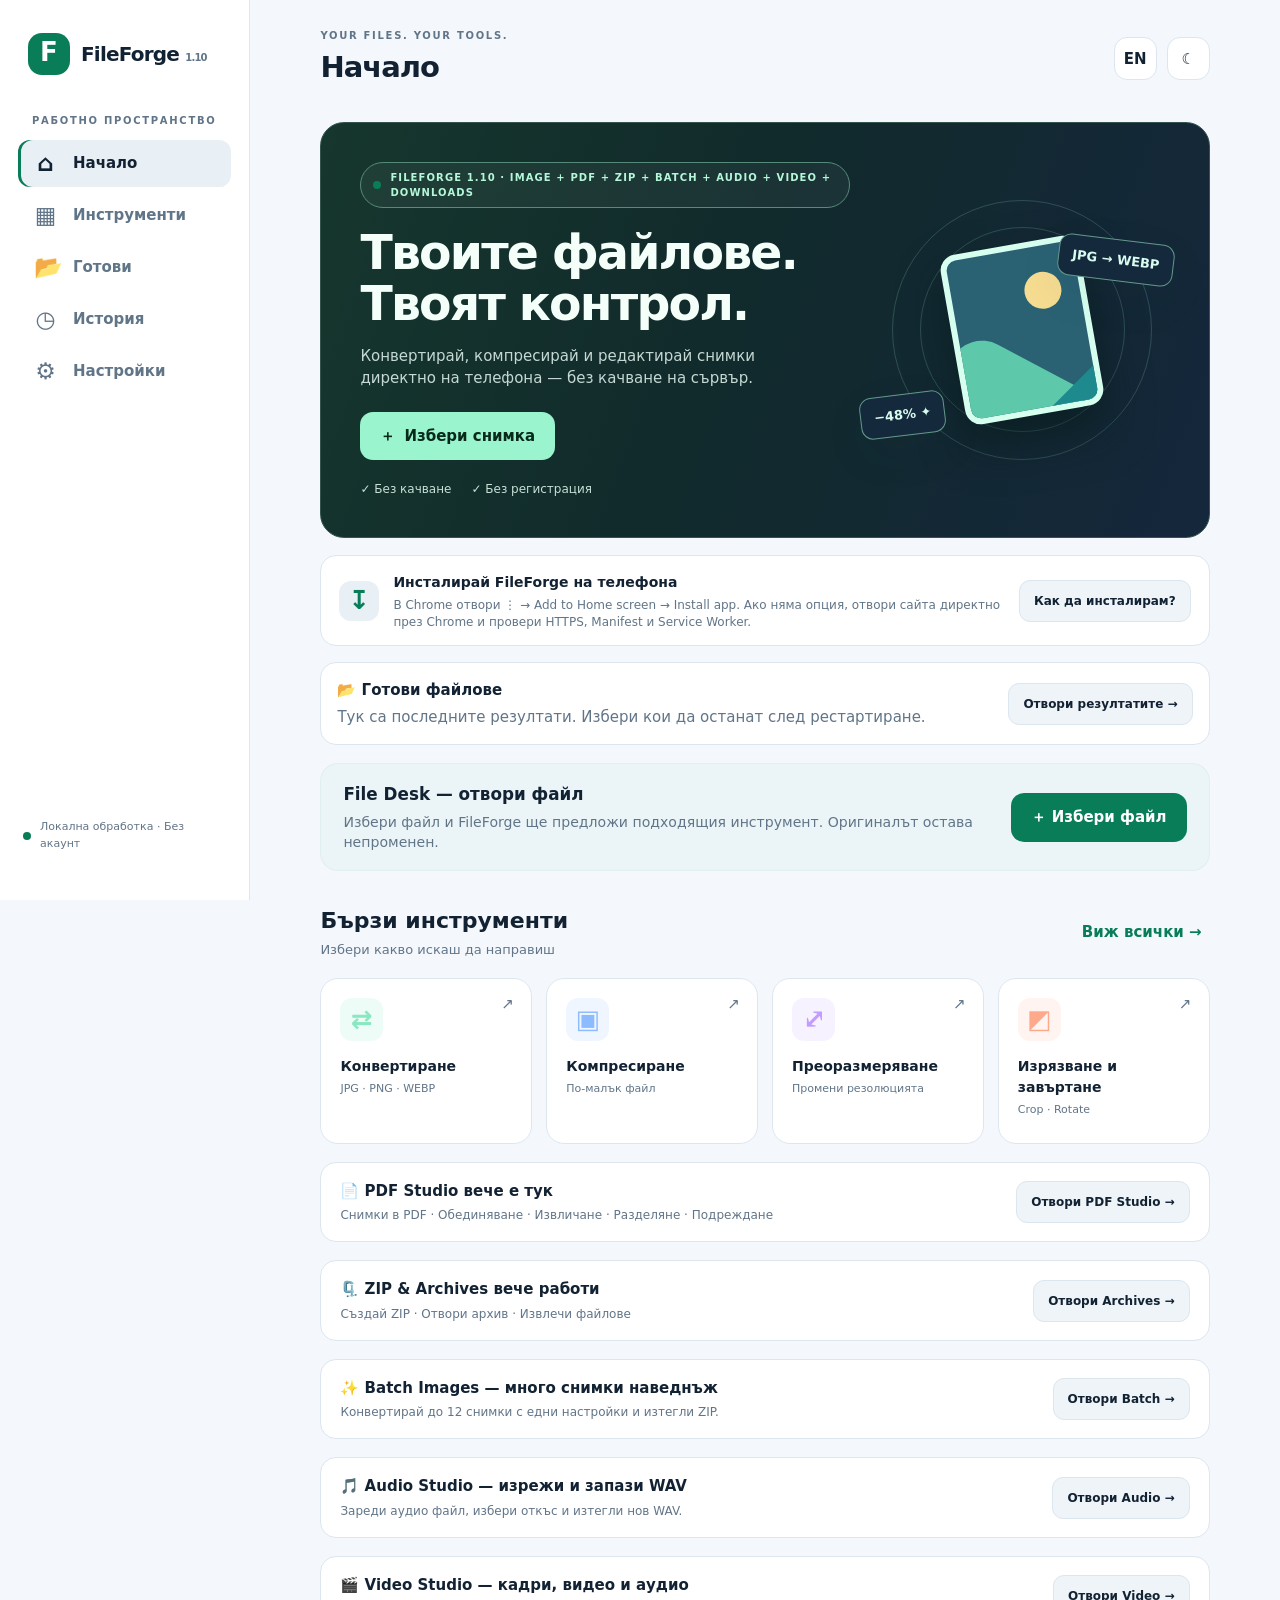
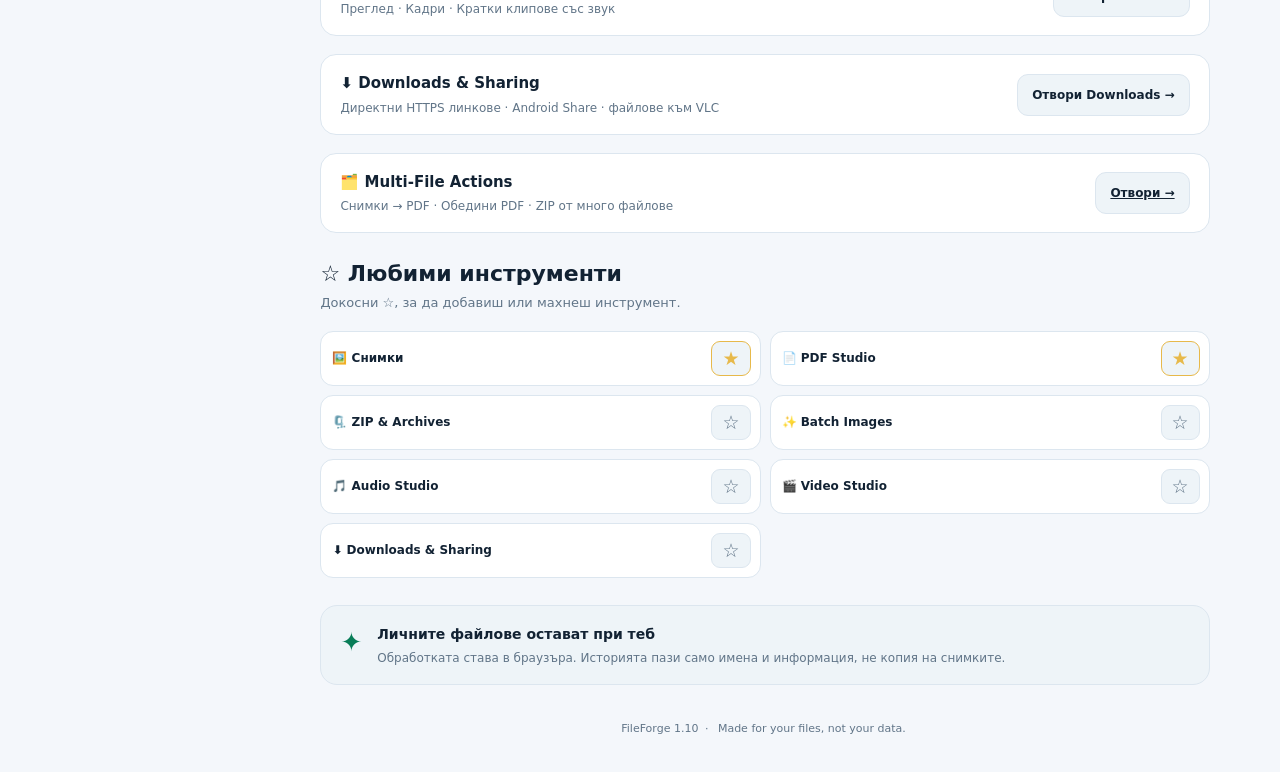
<file: index.html>
<!doctype html>
<html lang="bg">
<head>
  <meta charset="utf-8">
  <meta name="viewport" content="width=device-width, initial-scale=1, viewport-fit=cover">
  <meta name="theme-color" content="#0a111b">
  <meta name="description" content="FileForge — локална обработка на снимки, PDF, ZIP, аудио и видео файлове директно на устройството.">
  <meta name="color-scheme" content="dark light">
  <meta name="mobile-web-app-capable" content="yes">
  <meta name="apple-mobile-web-app-capable" content="yes">
  <meta name="apple-mobile-web-app-status-bar-style" content="default">
  <link rel="icon" type="image/png" href="./icon-192.png">
  <link rel="apple-touch-icon" href="./icon-192.png">
  <link rel="manifest" href="./manifest.webmanifest?v=1.10.0">
  <link rel="stylesheet" href="./styles.css?v=1.10.0">
  <title>FileForge 1.10</title>
  <script src="./app.js?v=1.10.0" defer></script>
  <script src="./results.js?v=1.10.0" defer></script>
  <script src="./pdf-studio.js?v=1.10.0" defer></script>
  <script src="./jszip.min.js?v=1.10.0" defer></script>
  <script src="./archive-studio.js?v=1.10.0" defer></script>
  <script src="./library.js?v=1.10.0" defer></script>
  <script src="./batch-studio.js?v=1.10.0" defer></script>
  <script src="./audio-studio.js?v=1.10.0" defer></script>
  <script src="./video-studio.js?v=1.10.0" defer></script>
  <script src="./downloads-studio.js?v=1.10.0" defer></script>
  <script src="./health.js?v=1.10.0" defer></script>
  <script src="./file-desk.js?v=1.10.0" defer></script>
</head>
<body>
  <div class="app-shell">
    <aside class="sidebar" aria-label="Navigation">
      <div class="brand"><span class="brand-mark">F<span>◆</span></span><span class="brand-name">FileForge <small>1.10</small></span></div>
      <div class="side-label" data-i18n="workspace">РАБОТНО ПРОСТРАНСТВО</div>
      <nav class="side-nav" aria-label="Main">
        <button class="nav-button active" data-nav="home"><span class="nav-emoji">⌂</span><span data-i18n="navHome">Начало</span></button>
        <button class="nav-button" data-nav="tools"><span class="nav-emoji">▦</span><span data-i18n="navTools">Инструменти</span></button>
        <button class="nav-button" data-nav="results"><span class="nav-emoji">📂</span><span data-i18n="navResults">Готови</span></button>
        <button class="nav-button" data-nav="history"><span class="nav-emoji">◷</span><span data-i18n="navHistory">История</span></button>
        <button class="nav-button" data-nav="settings"><span class="nav-emoji">⚙</span><span data-i18n="navSettings">Настройки</span></button>
      </nav>
      <div class="sidebar-bottom"><span class="privacy-dot"></span><span data-i18n="offlineTag">Локална обработка · Без акаунт</span></div>
    </aside>

    <main class="content">
      <header class="topbar">
        <div><div class="eyebrow" data-i18n="appTag">YOUR FILES. YOUR TOOLS.</div><h1 id="pageTitle" data-i18n="homeTitle">Начало</h1></div>
        <div class="top-actions">
          <button id="languageQuick" class="round-button" type="button" aria-label="Change language" title="Language">EN</button>
          <button id="themeQuick" class="round-button" type="button" aria-label="Switch theme" title="Theme">☼</button>
        </div>
      </header>
      <div id="toast" class="toast" role="status" aria-live="polite" hidden></div>

      <section class="page active" id="page-home">
        <div class="hero">
          <div class="hero-copy">
            <span class="pill"><span class="green-dot"></span><span data-i18n="heroPill">FILEFORGE 1.10 · COMPLETE TOOLKIT</span></span>
            <h2 data-i18n="heroTitle">Твоите файлове.<br>Твоят контрол.</h2>
            <p data-i18n="heroDesc">Конвертирай, компресирай и редактирай снимки директно на телефона — без качване на сървър.</p>
            <button class="primary-button" id="heroChoose" type="button"><span>＋</span> <span data-i18n="chooseImage">Избери снимка</span></button>
            <div class="hero-facts"><span>✓ <span data-i18n="noUpload">Без качване</span></span><span>✓ <span data-i18n="noLogin">Без регистрация</span></span></div>
          </div>
          <div class="hero-art" aria-hidden="true"><div class="art-orbit one"></div><div class="art-orbit two"></div><div class="art-sheet"><div class="art-sun"></div><div class="art-hill back"></div><div class="art-hill front"></div></div><div class="art-float float-one">JPG → WEBP</div><div class="art-float float-two">−48% ✦</div></div>
        </div>
        <section class="install-card" id="installCard" aria-label="PWA installation">
          <span class="install-icon" aria-hidden="true">↧</span>
          <div class="install-description"><strong data-i18n="installCardTitle">Инсталирай FileForge на телефона</strong>
            <p id="installHomeStatus" data-i18n="installCardHelp">Отвори директно в Chrome. Ако приложението е готово за инсталация, ще видиш бутон.</p>
          </div>
          <button id="installHome" class="secondary-button install-action" type="button" data-i18n="installButton">Инсталирай</button>
        </section>
        <section class="ff-results-intro"><div><strong data-results-i18n="homeTitle">📂 Готови файлове</strong><p data-results-i18n="homeHelp">Резултатите от обработката на едно място.</p></div><button type="button" class="secondary-button" id="resultsHome" data-results-i18n="open">Отвори резултатите →</button></section>
        <section class="ff-desk-intro">
          <div><strong data-desk-i18n="title">File Desk — отвори файл</strong><p data-desk-i18n="intro">Избери файл и FileForge ще предложи подходящия инструмент. Оригиналът остава непроменен.</p></div>
          <button class="primary-button" type="button" id="fileDeskHome" data-desk-i18n="choose">＋ Избери файл</button>
        </section>
        <div class="section-heading"><div><h3 data-i18n="quickTools">Бързи инструменти</h3><p data-i18n="quickToolsDesc">Избери какво искаш да направиш</p></div><button class="text-button" type="button" data-open="tools" data-i18n="viewAll">Виж всички →</button></div>
        <div class="tool-grid">
          <button class="tool-card" data-action="pick"><span class="tool-icon mint">⇄</span><strong data-i18n="convert">Конвертиране</strong><small>JPG · PNG · WEBP</small><span class="card-arrow">↗</span></button>
          <button class="tool-card" data-action="pick"><span class="tool-icon blue">▣</span><strong data-i18n="compress">Компресиране</strong><small data-i18n="smallerImage">По-малък файл</small><span class="card-arrow">↗</span></button>
          <button class="tool-card" data-action="pick"><span class="tool-icon violet">⤢</span><strong data-i18n="resize">Преоразмеряване</strong><small data-i18n="changeResolution">Промени резолюцията</small><span class="card-arrow">↗</span></button>
          <button class="tool-card" data-action="pick"><span class="tool-icon coral">◩</span><strong data-i18n="cropRotate">Изрязване и завъртане</strong><small>Crop · Rotate</small><span class="card-arrow">↗</span></button>
        </div>
        <div class="pdf-home-cta"><div><strong data-pdf-i18n="pdfCardTitle">📄 PDF Studio вече е тук</strong><p data-pdf-i18n="pdfCardDesc">Снимки в PDF · Обединяване · Извличане · Разделяне · Подреждане</p></div><button type="button" class="secondary-button" id="pdfOpenHome" data-pdf-i18n="openPdfStudio">Отвори PDF Studio →</button></div>
        <div class="pdf-home-cta"><div><strong data-archive-i18n="archiveCardTitle">🗜️ ZIP & Archives</strong><p data-archive-i18n="archiveCardDesc">Създай ZIP · Отвори архив · Извлечи файлове</p></div><button type="button" class="secondary-button" id="archiveOpenHome" data-archive-i18n="archiveOpenButton">Отвори Archives →</button></div>
        <div class="pdf-home-cta ff-batch-cta"><div><strong data-ff-i18n="batchCta">✨ Batch Images — много снимки наведнъж</strong><p data-ff-i18n="batchCtaDesc">Конвертирай до 12 снимки с едни настройки и изтегли ZIP.</p></div><button type="button" class="secondary-button" id="batchOpenHome" data-ff-i18n="openBatch">Отвори Batch →</button></div>
        <div class="pdf-home-cta ff-audio-cta"><div><strong data-audio-i18n="homeTitle">🎵 Audio Studio — изрежи и запази WAV</strong><p data-audio-i18n="homeDescription">Зареди аудио файл, избери откъс и изтегли нов WAV.</p></div><button type="button" class="secondary-button" id="audioOpenHome" data-audio-i18n="openAudio">Отвори Audio →</button></div>
        <div class="pdf-home-cta ff-video-cta"><div><strong data-video-i18n="homeTitle">🎬 Video Studio — кадри, видео и аудио</strong><p data-video-i18n="homeDescription">Преглед · Кадри · Кратки клипове със звук</p></div><button type="button" class="secondary-button" id="videoOpenHome" data-video-i18n="openVideo">Отвори Video →</button></div>
        <div class="pdf-home-cta ff-downloads-cta"><div><strong data-download-i18n="homeTitle">⬇️ Downloads & Sharing</strong><p data-download-i18n="homeDesc">Директни HTTPS линкове · Android Share · файлове към VLC</p></div><button class="secondary-button" id="downloadsOpenHome" type="button" data-download-i18n="open">Отвори Downloads →</button></div>
        <div class="pdf-home-cta"><div><strong>🗂️ Multi-File Actions</strong><p>Снимки → PDF · Обедини PDF · ZIP от много файлове</p></div><a class="secondary-button" href="./multi-file.html">Отвори →</a></div>
        <section class="ff-favorites"><div class="section-heading ff-no-top"><div><h3 data-ff-i18n="favorites">☆ Любими инструменти</h3><p data-ff-i18n="favoritesHelp">Докосни звездата, за да добавиш или махнеш инструмент.</p></div></div><div id="favoriteTools" class="ff-favorite-grid"></div></section>
        <div class="info-banner"><span class="info-icon">✦</span><div><strong data-i18n="privateHeading">Личните файлове остават при теб</strong><p data-i18n="privateDesc">Обработката става в браузъра. Историята пази само имена и информация, не копия на снимките.</p></div></div>
      </section>

      <section class="page" id="page-tools" hidden>
        <div class="section-heading"><div><h2 data-i18n="allTools">Всички инструменти</h2><p data-i18n="availableNow">Активните инструменти са отбелязани. Останалите предстоят.</p></div></div>
        <div class="module-grid">
          <a class="module-card ready ff-multi-tile" href="./multi-file.html"><span class="module-symbol">🗂️</span><span class="module-body"><strong>Multi-File Actions</strong><small>Images → PDF · Merge PDF · Create ZIP</small></span><span class="status-tag ready" data-i18n="ready">Работи</span></a>
          <button class="module-card ready" type="button" id="fileDeskTools"><span class="module-symbol">📂</span><span class="module-body"><strong>File Desk</strong><small data-desk-i18n="intro">Избери файл и FileForge ще предложи подходящия инструмент.</small></span><span class="status-tag ready" data-i18n="ready">Работи</span></button>
          <button class="module-card ready" data-action="pick"><span class="module-symbol">🖼️</span><span class="module-body"><strong data-i18n="imagesStudio">Снимки</strong><small data-i18n="imagesDescription">Convert, Compress, Resize, Crop, Rotate, Adjust</small></span><span class="status-tag ready" data-i18n="ready">Работи</span></button>
          <button class="module-card ready" type="button" id="pdfOpenTools"><span class="module-symbol">📄</span><span class="module-body"><strong>PDF Studio</strong><small>Images to PDF · Merge · Split · Organise</small></span><span class="status-tag ready" data-i18n="ready">Работи</span></button>
          <button class="module-card ready" type="button" id="audioOpenTools"><span class="module-symbol">🎵</span><span class="module-body"><strong>Audio Studio</strong><small data-audio-i18n="toolDescription">Възпроизвеждане · Trim · Volume · Fade · WAV</small></span><span class="status-tag ready" data-i18n="ready">Работи</span></button>
          <button class="module-card ready" type="button" id="videoOpenTools"><span class="module-symbol">🎬</span><span class="module-body"><strong>Video Studio</strong><small data-video-i18n="toolDescription">Preview · Frames · WebM with audio</small></span><span class="status-tag ready" data-i18n="ready">Работи</span></button>
          <button class="module-card ready" type="button" id="batchOpenTools"><span class="module-symbol">✨</span><span class="module-body"><strong data-ff-i18n="batchTitle">Batch Images</strong><small data-ff-i18n="batchSummary">Множество снимки → един ZIP</small></span><span class="status-tag ready" data-i18n="ready">Работи</span></button>
          <button class="module-card ready" type="button" id="archiveOpenTools"><span class="module-symbol">🗜️</span><span class="module-body"><strong data-archive-i18n="archiveName">ZIP & Archives</strong><small data-archive-i18n="archiveToolDesc">Създай ZIP · Отвори · Извлечи</small></span><span class="status-tag ready" data-i18n="ready">Работи</span></button>
          <button class="module-card ready" type="button" id="downloadsOpenTools"><span class="module-symbol">⬇️</span><span class="module-body"><strong>Downloads & Sharing</strong><small data-download-i18n="toolDesc">Direct HTTPS links · Share · VLC</small></span><span class="status-tag ready" data-i18n="ready">Работи</span></button>
        </div>
      </section>

      <section class="page" id="page-filedesk" hidden>
        <div class="editor-head"><div><span class="eyebrow">FILE DESK</span><h2 data-desk-i18n="title">File Desk — отвори файл</h2><p data-desk-i18n="intro">Избери файл и FileForge ще предложи подходящия инструмент. Оригиналът остава непроменен.</p></div></div>
        <div class="ff-desk-layout">
          <section class="pdf-panel">
            <button type="button" id="fileDeskChoose" class="primary-button full" data-desk-i18n="choose">＋ Избери файл</button>
            <p id="fileDeskStatus" class="ff-desk-status" role="status" aria-live="polite"></p>
            <div id="fileDeskPlaceholder" class="ff-desk-placeholder" data-desk-i18n="empty">Тук ще видиш информацията и прегледа на избрания файл.</div>
            <div id="fileDeskDetails" hidden>
              <div class="ff-desk-metadata">
                <div><span data-desk-i18n="name">Име</span><strong id="fileDeskName"></strong></div>
                <div><span data-desk-i18n="size">Размер</span><strong id="fileDeskSize"></strong></div>
                <div><span data-desk-i18n="type">Формат</span><strong id="fileDeskType"></strong></div>
                <div><span data-desk-i18n="modified">Последна промяна</span><strong id="fileDeskModified"></strong></div>
              </div>
              <div class="ff-desk-actions">
                <button id="fileDeskRoute" type="button" class="primary-button full"><span data-desk-i18n="continue">Отвори в подходящия инструмент</span> — <span id="fileDeskToolName">—</span></button>
                <button id="fileDeskSave" type="button" class="secondary-button" data-desk-i18n="save">↓ Запази копие</button>
                <button id="fileDeskShare" type="button" class="secondary-button" data-desk-i18n="share">Сподели</button>
                <button id="fileDeskCopy" type="button" class="secondary-button" data-desk-i18n="copy">Копирай информация</button>
                <button id="fileDeskClear" type="button" class="secondary-button" data-desk-i18n="clear">Премахни избора</button>
              </div>
            </div>
          </section>
          <section class="pdf-panel ff-desk-preview-panel">
            <h3 data-desk-i18n="preview">Преглед</h3>
            <div id="fileDeskPreview" class="ff-desk-preview"></div>
            <p class="pdf-help" data-desk-i18n="privacy">Файлът не се качва никъде и не се добавя в историята само от избора му. Прегледът е временен.</p>
          </section>
        </div>
      </section>

      <section class="page" id="page-editor" hidden>
        <div class="editor-head"><div><span class="eyebrow" data-i18n="imagesStudio">Снимки</span><h2 data-i18n="editorHeading">Редактор на изображения</h2><p data-i18n="editorIntro">Оригиналът не се променя. Запазваш нов файл.</p></div><button id="newFile" class="secondary-button" type="button" data-i18n="newImage">＋ Друга снимка</button></div>
        <div class="editor-layout">
          <div class="editor-left">
            <div class="preview-panel"><div class="preview-heading"><strong data-i18n="original">Оригинал</strong><span id="sourceInfo" class="muted-small">—</span></div><div class="image-stage"><img id="sourcePreview" alt="Original image"></div><div id="fileName" class="filename"></div></div>
            <div class="preview-panel"><div class="preview-heading"><strong data-i18n="result">Резултат</strong><span id="resultInfo" class="muted-small">—</span></div><div class="image-stage output-stage"><img id="resultPreview" alt="Processed image" hidden><div id="resultPlaceholder" class="placeholder"><span>✦</span><p data-i18n="resultHint">Избери настройки и натисни „Обработи“</p></div></div><div id="resultSummary" class="result-summary"></div></div>
          </div>
          <div class="settings-panel"><h3 data-i18n="processingSettings">Настройки за обработка</h3>
            <label class="field"><span data-i18n="format">Изходен формат</span><select id="outputFormat"><option value="image/jpeg">JPG</option><option value="image/png">PNG</option><option value="image/webp">WEBP</option></select></label>
            <label class="field"><span data-i18n="longSide">Максимална дълга страна</span><select id="maxSize"><option value="0" data-i18n="originalSize">Оригинален размер</option><option value="640">640 px</option><option value="1280">1280 px</option><option value="1920">1920 px</option><option value="2560">2560 px</option></select></label>
            <label class="field"><span data-i18n="crop">Централно изрязване</span><select id="cropRatio"><option value="none" data-i18n="noCrop">Без изрязване</option><option value="1">1:1 — Square</option><option value="1.3333333333">4:3</option><option value="1.7777777778">16:9</option></select></label>
            <label class="field"><span data-i18n="rotate">Завъртане</span><select id="rotation"><option value="0">0°</option><option value="90">90°</option><option value="180">180°</option><option value="270">270°</option></select></label>
            <label class="field" id="qualityRow"><span><span data-i18n="quality">Качество</span><output id="qualityValue">82%</output></span><input id="quality" type="range" min="40" max="100" value="82" step="1"><small data-i18n="qualityInfo">За JPG/WEBP. При PNG не се използва.</small></label>
            <div class="editor-divider"><strong data-i18n="adjustmentsTitle">Цветове и ефекти</strong><button id="resetAdjustments" class="mini-button" type="button" data-i18n="resetAdjustments">Нулирай</button></div>
            <label class="field" for="brightness"><span><span data-i18n="brightness">Яркост</span><output id="brightnessValue">100%</output></span><input id="brightness" type="range" min="50" max="150" value="100" step="5"></label>
            <label class="field" for="contrast"><span><span data-i18n="contrast">Контраст</span><output id="contrastValue">100%</output></span><input id="contrast" type="range" min="50" max="150" value="100" step="5"></label>
            <label class="field" for="saturation"><span><span data-i18n="saturation">Наситеност</span><output id="saturationValue">100%</output></span><input id="saturation" type="range" min="0" max="200" value="100" step="10"></label>
            <label class="toggle-row"><input id="grayscale" type="checkbox"><span data-i18n="grayscale">Черно-бяло изображение</span></label>
            <label class="field" for="flip"><span data-i18n="flip">Огледално обръщане</span><select id="flip"><option value="none" data-i18n="flipNone">Без обръщане</option><option value="horizontal" data-i18n="flipHorizontal">Хоризонтално</option><option value="vertical" data-i18n="flipVertical">Вертикално</option><option value="both" data-i18n="flipBoth">И двете</option></select></label>
            <p class="processing-note" data-i18n="limitsNote">Препоръчителен максимум: 25 MB / 32 MP на снимка.</p>
            <button id="processButton" class="primary-button full" type="button" data-i18n="process">✦ Обработи снимката</button>
            <a id="downloadButton" class="download-button" href="#" download hidden><span data-i18n="download">↓ Изтегли резултата</span></a>
            <button id="clearResult" class="text-button center" type="button" data-i18n="resetResult">Изчисти резултата</button>
          </div>
        </div>
      </section>

      <section class="page" id="page-pdf" hidden>
        <div class="editor-head"><div><span class="eyebrow">PDF STUDIO</span><h2 data-pdf-i18n="pdfStudioTitle">PDF инструменти</h2><p data-pdf-i18n="pdfStudioIntro">Обработвай PDF и снимки на устройството, без да качваш файловете.</p></div><button type="button" class="secondary-button" id="pdfResetAll" data-pdf-i18n="pdfNew">Ново</button></div>
        <div class="pdf-tabs" role="tablist" aria-label="PDF tools">
          <button type="button" class="pdf-tab active" data-pdf-tab="images" role="tab" aria-selected="true" data-pdf-i18n="tabImages">Снимки → PDF</button>
          <button type="button" class="pdf-tab" data-pdf-tab="merge" role="tab" aria-selected="false" data-pdf-i18n="tabMerge">Обедини</button>
          <button type="button" class="pdf-tab" data-pdf-tab="organize" role="tab" aria-selected="false" data-pdf-i18n="tabOrganize">Страници</button>
          <button type="button" class="pdf-tab" data-pdf-tab="split" role="tab" aria-selected="false" data-pdf-i18n="tabSplit">Раздели</button>
        </div>
        <div class="pdf-workspace">
          <section class="pdf-panel" id="pdfModeImages">
            <h3 data-pdf-i18n="imagesHeading">Създай PDF от снимки</h3><p class="pdf-help" data-pdf-i18n="imagesHelp">Добави JPG, PNG или WEBP. Подреди снимките с бутоните ↑ ↓ и избери размер на страницата.</p>
            <button type="button" class="secondary-button pdf-add" id="pdfAddImages" data-pdf-i18n="addImages">＋ Добави снимки</button>
            <label class="field pdf-size"><span data-pdf-i18n="pageSize">Размер на страницата</span><select id="pdfPageSize"><option value="a4">A4 — Portrait</option><option value="a4-landscape">A4 — Landscape</option><option value="original" data-pdf-i18n="naturalSize">Размер на снимката</option></select></label>
            <div id="pdfImageList" class="pdf-items" aria-live="polite"></div>
            <button type="button" id="pdfCreateImages" class="primary-button full" data-pdf-i18n="makeImagePdf">Създай PDF</button>
          </section>
          <section class="pdf-panel" id="pdfModeMerge" hidden>
            <h3 data-pdf-i18n="mergeHeading">Обедини PDF файлове</h3><p class="pdf-help" data-pdf-i18n="mergeHelp">Добави поне два PDF файла. Можеш да промениш реда преди обединяване.</p>
            <button type="button" class="secondary-button pdf-add" id="pdfAddMerge" data-pdf-i18n="addPdfs">＋ Добави PDF файлове</button>
            <div id="pdfMergeList" class="pdf-items" aria-live="polite"></div>
            <button type="button" id="pdfCreateMerge" class="primary-button full" data-pdf-i18n="mergePdfs">Обедини PDF файловете</button>
          </section>
          <section class="pdf-panel" id="pdfModeOrganize" hidden>
            <h3 data-pdf-i18n="organizeHeading">Подреди PDF страниците</h3><p class="pdf-help" data-pdf-i18n="organizeHelp">Зареди един PDF. Премествай, завъртай и премахвай страници, без да променяш оригинала.</p>
            <button type="button" class="secondary-button pdf-add" id="pdfChooseOrganize" data-pdf-i18n="choosePdf">＋ Избери PDF</button>
            <p id="pdfOrganizeName" class="pdf-file-caption"></p>
            <div class="pdf-thumbnail-toolbar">
              <span data-pdf-i18n="thumbHint">Миниатюри, подреждане и завъртане. Може да използваш стрелките и без миниатюри.</span>
              <button type="button" id="pdfThumbRetry" class="mini-button" data-pdf-i18n="thumbRetry">Обнови миниатюрите</button>
            </div>
            <p id="pdfThumbStatus" class="pdf-preview-status" role="status" aria-live="polite"></p>
            <div class="pdf-selection-toolbar">
              <button type="button" id="pdfSelectAll" class="mini-button" data-pdf-i18n="selectAll">Избери всички</button>
              <button type="button" id="pdfDeselect" class="mini-button" data-pdf-i18n="deselect">Отмени избора</button>
              <button type="button" id="pdfRemoveSelected" class="secondary-button pdf-remove-selected" data-pdf-i18n="removeSelected">Премахни избраните</button>
            </div>
            <div id="pdfOrganizeList" class="pdf-pages" aria-live="polite"></div>
            <button type="button" id="pdfCreateOrganize" class="primary-button full" data-pdf-i18n="saveOrganized">Запази нов PDF</button>
          </section>
          <section class="pdf-panel" id="pdfModeSplit" hidden>
            <h3 data-pdf-i18n="splitHeading">Раздели или извлечи страници</h3><p class="pdf-help" data-pdf-i18n="splitHelp">Зареди PDF и избери: извличане на определени страници или разделяне на две части.</p>
            <button type="button" class="secondary-button pdf-add" id="pdfChooseSplit" data-pdf-i18n="choosePdf">＋ Избери PDF</button>
            <p id="pdfSplitName" class="pdf-file-caption"></p>
            <div class="pdf-split-options">
              <label class="field"><span data-pdf-i18n="pageRange">Страници за извличане (напр. 1-3,5)</span><input id="pdfRange" type="text" placeholder="1-3,5" inputmode="text"></label>
              <button type="button" id="pdfExtract" class="secondary-button full" data-pdf-i18n="extractPages">Извлечи посочените страници</button>
              <div class="pdf-rule"><span data-pdf-i18n="orDivide">ИЛИ</span></div>
              <label class="field"><span data-pdf-i18n="splitAfter">Раздели след страница №</span><input id="pdfSplitAfter" type="number" inputmode="numeric" min="1" step="1" value="1"></label>
              <button type="button" id="pdfDivide" class="primary-button full" data-pdf-i18n="dividePdf">Раздели на две части</button>
            </div>
          </section>
          <div class="pdf-results" id="pdfResults" hidden>
            <h3 data-pdf-i18n="pdfReady">Готови файлове</h3><div id="pdfDownloads" class="pdf-downloads"></div><p class="pdf-help" data-pdf-i18n="downloadReminder">Докосни всеки бутон, за да запазиш готовия файл. Оригиналите не са променени.</p>
          </div>
          <p id="pdfStatus" class="pdf-status" role="status" aria-live="polite"></p>
          <p class="pdf-limits" data-pdf-i18n="pdfLimits">Лимит: до 20 MB на файл, общо 50 MB и до 120 PDF страници. Защитени с парола PDF файлове не се поддържат.</p>
          <p class="pdf-limits" data-pdf-i18n="pdfExternalNote">PDF миниатюрите използват безплатната библиотека PDF.js и може да изискват интернет при първо отваряне. Основните PDF операции работят отделно.</p>
        </div>
      </section>


      <section class="page" id="page-archives" hidden>
        <div class="editor-head"><div><span class="eyebrow">ZIP & ARCHIVES</span><h2 data-archive-i18n="archiveTitle">ZIP инструменти</h2><p data-archive-i18n="archiveIntro">Създавай ZIP и извличай файлове без качване на сървър.</p></div><button type="button" class="secondary-button" id="archiveReset" data-archive-i18n="newWorkspace">Ново</button></div>
        <div class="pdf-tabs" role="tablist" aria-label="ZIP tools">
          <button type="button" class="pdf-tab active" data-archive-tab="create" role="tab" aria-selected="true" data-archive-i18n="tabCreate">Създай ZIP</button>
          <button type="button" class="pdf-tab" data-archive-tab="open" role="tab" aria-selected="false" data-archive-i18n="tabOpen">Отвори ZIP</button>
        </div>
        <div class="archive-workspace">
          <section class="pdf-panel" id="archiveModeCreate">
            <h3 data-archive-i18n="createHeading">Създаване на ZIP архив</h3>
            <p class="pdf-help" data-archive-i18n="createHelp">Добави файлове от телефона. Можеш да ги премахваш или да променяш реда преди създаването.</p>
            <button class="secondary-button pdf-add" type="button" id="archiveAddFiles" data-archive-i18n="addFiles">＋ Добави файлове</button>
            <div id="archiveCreateList" class="pdf-items" aria-live="polite"></div>
            <div class="archive-fields">
              <label class="field"><span data-archive-i18n="zipName">Име на архива</span><input id="archiveOutputName" type="text" maxlength="70" value="fileforge-archive" autocomplete="off" spellcheck="false"></label>
              <label class="field"><span data-archive-i18n="compression">Компресия</span><select id="archiveCompression"><option value="standard" data-archive-i18n="standard">Стандартна</option><option value="fast" data-archive-i18n="fast">Бърза</option><option value="none" data-archive-i18n="none">Без компресиране</option></select></label>
            </div>
            <button type="button" id="archiveCreate" class="primary-button full" data-archive-i18n="makeZip">Създай ZIP файл</button>
          </section>
          <section class="pdf-panel" id="archiveModeOpen" hidden>
            <h3 data-archive-i18n="openHeading">Отвори ZIP архив</h3>
            <p class="pdf-help" data-archive-i18n="openHelp">Разгледай съдържанието, избери файлове и ги подготви за отделно изтегляне. Не се поддържат ZIP файлове с парола.</p>
            <button class="secondary-button pdf-add" type="button" id="archiveChooseZip" data-archive-i18n="chooseZip">＋ Избери ZIP</button>
            <p id="archiveOpenInfo" class="pdf-file-caption" aria-live="polite"></p>
            <div class="archive-select-tools"><button class="mini-button" type="button" id="archiveSelectAll" data-archive-i18n="selectAll">Избери всички</button><button class="mini-button" type="button" id="archiveSelectNone" data-archive-i18n="selectNone">Премахни избора</button><span id="archiveSelectionCount" class="archive-selection-count"></span></div>
            <div id="archiveOpenList" class="archive-entry-list" aria-live="polite"></div>
            <div class="archive-actions"><button type="button" id="archiveExtract" class="primary-button full" data-archive-i18n="extractSelected">Подготви отделни файлове</button><button type="button" id="archiveRepack" class="secondary-button full" data-archive-i18n="repackSelected">Изтегли избраните като ZIP</button></div>
          </section>
          <section class="pdf-results" id="archiveResults" hidden><h3 data-archive-i18n="readyFiles">Готови файлове</h3><div id="archiveDownloads" class="pdf-downloads"></div><p class="pdf-help" data-archive-i18n="downloadHelp">Натисни всеки линк, за да запазиш файла. Оригиналите остават непроменени.</p></section>
          <p id="archiveStatus" class="pdf-status" role="status" aria-live="polite"></p>
          <p class="pdf-limits" data-archive-i18n="limits">Създаване: до 60 файла, 25 MB на файл, 60 MB общо. Отваряне: ZIP до 30 MB, 120 файла и 80 MB разархивирано съдържание.</p>
          <p class="pdf-limits" data-archive-i18n="offlineNote">ZIP инструментите работят локално и offline след успешното обновяване на PWA.</p>
        </div>
      </section>

      <section class="page" id="page-batch" hidden>
        <div class="editor-head"><div><span class="eyebrow">BATCH STUDIO</span><h2 data-ff-i18n="batchTitle">Batch Images</h2><p data-ff-i18n="batchIntro">Еднакви настройки за множество снимки. Резултатът е ZIP файл.</p></div><button type="button" class="secondary-button" id="batchReset" data-ff-i18n="newBatch">Ново</button></div>
        <div class="ff-batch-layout">
          <section class="pdf-panel">
            <h3 data-ff-i18n="batchChooseTitle">1. Избери снимки</h3>
            <p class="pdf-help" data-ff-i18n="batchChooseHelp">JPG, PNG или WEBP, до 12 файла (20 MB на файл, 60 MB общо).</p>
            <button id="batchPick" type="button" class="secondary-button pdf-add" data-ff-i18n="batchChoose">＋ Добави снимки</button>
            <div id="batchFileList" class="pdf-items" aria-live="polite"></div>
            <span class="pdf-help" id="batchFileCount"></span>
            <h3 data-ff-i18n="batchSettingsTitle">2. Общи настройки</h3>
            <div class="ff-batch-fields">
              <label class="field"><span data-ff-i18n="batchFormatLabel">Изходен формат</span><select id="batchFormat"><option value="same" data-ff-i18n="batchKeepFormat">Запази оригиналния формат</option><option value="image/jpeg">JPG</option><option value="image/png">PNG</option><option value="image/webp">WEBP</option></select></label>
              <label class="field"><span data-ff-i18n="batchSizeLabel">Максимална дълга страна</span><select id="batchSize"><option value="1280">1280 px</option><option value="1920" selected>1920 px</option><option value="2560">2560 px</option><option value="0" data-ff-i18n="batchOriginalSize">Без ограничение</option></select></label>
              <label class="field"><span data-ff-i18n="batchCropLabel">Централно изрязване</span><select id="batchCrop"><option value="none" data-ff-i18n="batchNoCrop">Без изрязване</option><option value="1">1:1</option><option value="1.3333333333">4:3</option><option value="1.7777777778">16:9</option></select></label>
              <label class="field"><span data-ff-i18n="batchRotateLabel">Завъртане</span><select id="batchRotation"><option value="0">0°</option><option value="90">90°</option><option value="180">180°</option><option value="270">270°</option></select></label>
              <label class="field"><span><span data-ff-i18n="batchQualityLabel">Качество JPG / WEBP</span><output id="batchQualityValue">82%</output></span><input type="range" id="batchQuality" min="40" max="100" value="82"></label>
              <label class="ff-batch-toggle"><input id="batchGray" type="checkbox"><span data-ff-i18n="batchGrayLabel">Черно-бяло</span></label>
            </div>
            <div class="ff-preset-actions"><button type="button" id="batchSavePreset" class="secondary-button" data-ff-i18n="savePreset">☆ Запази настройките</button><button type="button" id="batchLoadPreset" class="secondary-button" data-ff-i18n="loadPreset">↺ Зареди запазените</button></div>
            <button type="button" id="batchProcess" class="primary-button full" data-ff-i18n="batchProcess">3. Обработи и създай ZIP</button>
            <p class="ff-progress" id="batchStatus" role="status" aria-live="polite"></p>
            <progress id="batchProgress" class="ff-progressbar" max="100" value="0" hidden></progress>
          </section>
          <section class="pdf-results" id="batchResults" hidden><h3 data-ff-i18n="batchReady">Готов архив</h3><p id="batchSummaryText" class="pdf-help"></p><a id="batchDownload" class="download-button" download data-ff-i18n="batchDownload">↓ Изтегли ZIP с резултатите</a><p class="pdf-help" data-ff-i18n="batchDownloadHint">ZIP съдържа новите снимки, оригиналите не са променени. Файловете не се съхраняват в историята.</p></section>
        </div>
      </section>

      <section class="page" id="page-audio" hidden>
        <div class="editor-head"><div><span class="eyebrow">AUDIO STUDIO</span><h2 data-audio-i18n="audioHeading">Звуков редактор</h2><p data-audio-i18n="audioIntro">Избери откъс и запази нов WAV файл локално на телефона.</p></div><button type="button" class="secondary-button" id="audioReset" data-audio-i18n="reset">Ново</button></div>
        <div class="ff-audio-layout">
          <section class="pdf-panel">
            <h3 data-audio-i18n="chooseHeading">1. Избери аудио</h3>
            <p class="pdf-help" data-audio-i18n="formatHelp">WAV, MP3, M4A, OGG, WebM — ако Chrome може да ги декодира. Максимум 20 MB, до 5 минути.</p>
            <button type="button" class="secondary-button pdf-add" id="audioPick" data-audio-i18n="chooseFile">＋ Избери аудио файл</button>
            <div id="audioDetails" class="ff-audio-details" hidden>
              <div class="ff-audio-file"><span aria-hidden="true">🎵</span><div><strong id="audioFileName"></strong><small id="audioFileMeta"></small></div></div>
              <audio id="audioPlayer" controls preload="metadata" class="ff-audio-player" aria-label="Original audio player"></audio>
              <p class="pdf-help" data-audio-i18n="originalPlayer">Плейърът по-горе възпроизвежда оригиналния запис.</p>
              <h3 data-audio-i18n="trimHeading">2. Избери откъс</h3>
              <div class="ff-wavebox"><canvas id="audioWave" height="160" aria-label="Audio waveform"></canvas><div class="ff-wavehint" id="audioWaveHint" data-audio-i18n="waveHint">Вълната показва силата на звука, а оцветената част — избрания откъс.</div></div>
              <div class="ff-audio-fields">
                <label class="field"><span data-audio-i18n="startLabel">Начало (секунди)</span><input id="audioStartNumber" type="number" inputmode="decimal" min="0" step="0.1" value="0"></label>
                <label class="field"><span data-audio-i18n="endLabel">Край (секунди)</span><input id="audioEndNumber" type="number" inputmode="decimal" min="0" step="0.1" value="0"></label>
              </div>
              <label class="ff-audio-range-label"><span data-audio-i18n="startSlider">Начало</span><input id="audioStartRange" type="range" min="0" max="1" step="0.1" value="0"></label>
              <label class="ff-audio-range-label"><span data-audio-i18n="endSlider">Край</span><input id="audioEndRange" type="range" min="0" max="1" step="0.1" value="1"></label>
              <div class="ff-audio-selection"><span id="audioSelectionLabel">00:00 → 00:00</span><strong id="audioDurationLabel">0.0 s</strong></div>
              <div class="ff-audio-preview-actions"><button type="button" class="secondary-button" id="audioPreview" data-audio-i18n="preview">▶ Чуй избрания откъс</button><button type="button" class="secondary-button" id="audioStop" data-audio-i18n="stop">■ Спри</button></div>
              <h3 data-audio-i18n="effectsHeading">3. Настройки на звука</h3>
              <label class="field ff-audio-volume"><span><span data-audio-i18n="volumeLabel">Сила на звука при export</span> <output id="audioVolumeValue">100%</output></span><input id="audioVolume" type="range" min="0" max="200" step="5" value="100"></label>
              <div class="ff-audio-options"><label><input type="checkbox" id="audioFadeIn"><span data-audio-i18n="fadeIn">Плавно начало (Fade in)</span></label><label><input type="checkbox" id="audioFadeOut"><span data-audio-i18n="fadeOut">Плавен край (Fade out)</span></label></div>
              <label class="field ff-audio-name"><span data-audio-i18n="filenameLabel">Име на новия файл (WAV)</span><input type="text" id="audioOutputName" maxlength="90" autocomplete="off" spellcheck="false" value="fileforge-audio"></label>
              <button type="button" id="audioExport" class="primary-button full" data-audio-i18n="exportButton">4. Обработи и създай WAV</button>
              <p id="audioStatus" class="pdf-status" role="status" aria-live="polite"></p>
              <progress id="audioProgress" class="ff-progressbar" max="100" value="0" hidden></progress>
            </div>
          </section>
          <section id="audioResults" class="pdf-results" hidden><h3 data-audio-i18n="readyTitle">WAV файлът е готов</h3><p id="audioResultDescription" class="pdf-help"></p><a id="audioDownload" class="download-button" download data-audio-i18n="downloadButton">↓ Изтегли WAV</a><p class="pdf-help" data-audio-i18n="privacyNote">Оригиналът не се променя. В историята се пазят само името и размерът, а не аудио файлът.</p></section>
          <p class="pdf-limits" data-audio-i18n="limitsNote">Изход: 16-bit PCM WAV. Паметта на телефона ограничава дългите записи. MP3 export и съединяване на файлове предстоят.</p>
        </div>
      </section>


      <section class="page" id="page-video" hidden>
        <div class="editor-head"><div><span class="eyebrow">VIDEO STUDIO</span><h2 data-video-i18n="heading">Видео редактор</h2><p data-video-i18n="intro">Извличай кадри и създавай кратки клипове без качване на файловете.</p></div><button type="button" class="secondary-button" id="videoReset" data-video-i18n="reset">Ново видео</button></div>
        <div class="ff-video-layout">
          <section class="preview-panel">
            <h3 data-video-i18n="chooseHeading">1. Избери видео файл</h3>
            <p class="pdf-help" data-video-i18n="chooseHelp">MP4, WebM, MOV (ако Chrome го възпроизвежда). До 120 MB и 30 минути.</p>
            <button id="videoPick" class="secondary-button pdf-add" type="button" data-video-i18n="chooseButton">＋ Избери видео</button>
            <div id="videoDetails" hidden>
              <div class="ff-audio-file"><span aria-hidden="true">🎬</span><div><strong id="videoFileName"></strong><small id="videoFileMeta"></small></div></div>
              <video id="videoPlayer" controls playsinline preload="metadata" class="ff-video-player" aria-label="Original video preview"></video>
              <div class="ff-video-timeline"><input id="videoSeek" type="range" min="0" max="1" step="0.05" value="0" aria-label="Video timeline"><div class="ff-audio-selection"><span id="videoCurrentTime">00:00</span><strong id="videoTotalTime">00:00</strong></div></div>
              <h3 data-video-i18n="frameHeading">2. Запази кадър като снимка</h3>
              <div class="ff-video-actions"><label class="field"><span data-video-i18n="frameFormat">Формат</span><select id="videoImageFormat"><option value="image/jpeg">JPG</option><option value="image/png">PNG</option></select></label><button type="button" id="videoFrameButton" class="primary-button" data-video-i18n="frameButton">Извлечи кадър</button></div>
              <div id="videoFrameResult" class="ff-video-frame-result" hidden><img id="videoFramePreview" alt="Extracted video frame"><a id="videoFrameDownload" class="download-button" download data-video-i18n="downloadFrame">↓ Изтегли снимката</a></div>
              <h3 data-video-i18n="storyHeading">3. Контактна снимка (Story board)</h3>
              <p class="pdf-help" data-video-i18n="storyHelp">Събира кадри от видеото в една JPG снимка.</p>
              <div class="ff-video-actions"><label class="field"><span data-video-i18n="framesCount">Брой кадри</span><select id="videoStoryCount"><option value="3">3</option><option value="6" selected>6</option><option value="9">9</option></select></label><button type="button" id="videoStoryButton" class="secondary-button" data-video-i18n="storyButton">Създай контактна снимка</button></div>
              <div id="videoStoryResult" class="ff-video-frame-result" hidden><img id="videoStoryPreview" alt="Video contact sheet"><a id="videoStoryDownload" class="download-button" download data-video-i18n="downloadStory">↓ Изтегли контактната снимка</a></div>
            </div>
          </section>
          <section class="preview-panel" id="videoClipCard" hidden>
            <h3 data-video-i18n="clipHeading">4. Кратък откъс — Video / Audio</h3>
            <p class="pdf-help" data-video-i18n="clipHelp">Запис в реално време до 15 секунди. Избери WebM със звук (ако изходният файл има звук), WebM без звук или само аудио като WebM/Opus. MP4 експорт засега няма.</p>
            <div class="ff-audio-fields">
              <label class="field"><span data-video-i18n="start">Начало (сек.)</span><input id="videoStart" type="number" min="0" step="0.1" inputmode="decimal" value="0"></label>
              <label class="field"><span data-video-i18n="end">Край (сек.)</span><input id="videoEnd" type="number" min="0" step="0.1" inputmode="decimal" value="0"></label>
            </div>
            <div class="ff-video-small-actions"><button id="videoSetStart" type="button" class="secondary-button" data-video-i18n="setStart">Начало = текущ момент</button><button id="videoSetEnd" type="button" class="secondary-button" data-video-i18n="setEnd">Край = текущ момент</button></div>
            <div class="ff-video-small-actions"><button id="videoPreviewClip" class="secondary-button" type="button" data-video-i18n="previewClip">▶ Преглед на откъса</button><button id="videoStop" class="secondary-button" type="button" data-video-i18n="stop">■ Спри</button></div>
            <div class="ff-video-export-settings">
              <label class="field"><span data-video-i18n="exportMode">Какво да запазя?</span>
                <select id="videoExportMode">
                  <option value="with-audio" data-video-i18n="modeSound">Видео със звук (WebM)</option>
                  <option value="silent" data-video-i18n="modeSilent">Видео без звук (WebM)</option>
                  <option value="audio-only" data-video-i18n="modeAudio">Само аудио (WebM/Opus)</option>
                </select>
              </label>
              <label class="field" id="videoResolutionRow"><span data-video-i18n="resolution">Резолюция за видео</span>
                <select id="videoExportResolution"><option value="480">До 480 px</option><option value="720" selected>До 720 px</option><option value="960">До 960 px</option></select>
              </label>
            </div>
            <button id="videoExportClip" class="primary-button full" type="button" data-video-i18n="exportClip">Запиши откъса</button>
            <p id="videoClipSupport" class="pdf-help" role="status" aria-live="polite"></p>
            <div id="videoClipResult" class="ff-video-frame-result" hidden>
              <video id="videoClipPreview" class="ff-video-player" controls playsinline preload="metadata"></video>
              <audio id="videoAudioPreview" class="ff-video-audio-player" controls preload="metadata" hidden></audio>
              <p id="videoClipOutputInfo" class="pdf-help"></p>
              <a id="videoClipDownload" class="download-button" download data-video-i18n="downloadClip">↓ Изтегли WebM</a>
            </div>
          </section>
          <p id="videoStatus" class="pdf-status" role="status" aria-live="polite"></p>
          <p class="pdf-limits" data-video-i18n="limits">Оригиналът не се променя. Клипът се записва в реално време и може да има малки отклонения. Няма MP4 експорт. Историята запазва само имена и метаданни, не самите файлове.</p>
        </div>
      </section>

      <section class="page" id="page-downloads" hidden>
        <div class="editor-head"><div><span class="eyebrow">DOWNLOADS & SHARING</span><h2 data-download-i18n="heading">Линкове и споделяне</h2><p data-download-i18n="intro">Изтегляй директни публични HTTPS файлове, копирай линкове и споделяй файлове с приложенията на Android.</p></div></div>
        <section class="pdf-panel ff-download-panel" style="margin-bottom:1rem">
          <h3 data-download-i18n="shareInTitle">📲 Share to FileForge</h3>
          <p class="pdf-help" data-download-i18n="shareInHelp">Отвори линк в Chrome или друго приложение → Share / Сподели → FileForge. Линкът ще се появи тук за проверка. Работи за линкове, а не за изпращане на файлове от Share менюто.</p>
          <p class="pdf-help" data-download-i18n="shareInPrivacy">Не изтегляме нищо автоматично. Споделените URL адреси се предават чрез Android/Chrome до страницата, затова не изпращай тайни линкове с лични кодове.</p>
        </section>
        <section class="pdf-panel ff-download-panel" style="margin-bottom:1rem">
          <h3>📲 Share to FileForge</h3><p class="pdf-help">В Android Chrome използвай Share → FileForge за връзки. Не се изтегля нищо автоматично; първо прегледай адреса.</p>
        </section>
        <div class="ff-download-layout">
          <section class="pdf-panel ff-download-panel">
            <h3 data-download-i18n="linkHeading">1. Директен линк към файл</h3>
            <p class="pdf-help" data-download-i18n="linkHelp">Постави директен HTTPS адрес към JPG, PDF, MP3, MP4, ZIP или друг файл. Сайтът трябва да позволява CORS. Не е downloader за YouTube или други стрийминг услуги.</p>
            <label class="field ff-download-field"><span data-download-i18n="urlLabel">Адрес на файл (HTTPS)</span>
              <input id="downloadUrl" type="url" inputmode="url" autocomplete="off" autocapitalize="off" spellcheck="false" placeholder="https://example.org/file.pdf" maxlength="2048">
              
            </label>
            <label class="field ff-download-field"><span data-download-i18n="nameLabel">Име на файла (по избор)</span>
              <input id="downloadName" type="text" autocomplete="off" spellcheck="false" maxlength="110" placeholder="document.pdf">
            </label>
            <div class="ff-download-actions">
              <button id="downloadPasteUrl" class="secondary-button" type="button" data-download-i18n="pasteLink">Постави от clipboard</button>
              <button id="downloadFetch" class="primary-button" type="button" data-download-i18n="fetch">↓ Подготви файл</button>
              <button id="downloadCancel" class="secondary-button" type="button" hidden data-download-i18n="cancel">Откажи</button>
            </div>
            <progress id="downloadProgress" max="100" value="0" hidden></progress>
            <p id="downloadProgressText" class="ff-download-progress" role="status" aria-live="polite"></p>
            <div class="ff-download-actions secondary">
              <button id="downloadOpenUrl" type="button" class="secondary-button" data-download-i18n="openLink">Отвори линка ↗</button>
              <button id="downloadCopyUrl" type="button" class="secondary-button" data-download-i18n="copyLink">Копирай линка</button>
              <button id="downloadShareUrl" type="button" class="secondary-button" data-download-i18n="shareLink">Сподели линка</button>
            </div>
            <div class="ff-download-result" id="downloadResult" hidden>
              <strong data-download-i18n="resultTitle">Файлът е готов</strong>
              <p id="downloadResultInfo" class="pdf-help"></p>
              <div class="ff-download-actions"><a id="downloadSave" class="download-button" download data-download-i18n="save">↓ Запази файла</a><button id="downloadShareResult" class="secondary-button" type="button" data-download-i18n="shareFile">Сподели файла</button></div>
              <div id="downloadPreview" class="ff-download-preview"></div>
            </div>
            <p class="pdf-limits" data-download-i18n="corsHelp">При CORS ограничение използвай „Отвори линка“. Максимум 30 MB. Линковете с пароли, частното съдържание и сайтовете със защита не се заобикалят.</p>
          </section>
          <section class="pdf-panel ff-download-panel">
            <h3 data-download-i18n="localHeading">2. Сподели файл от телефона</h3>
            <p class="pdf-help" data-download-i18n="localHelp">Избери файл от устройството, след което използвай Android Share. Ако VLC се предлага в системното меню, можеш да го избереш. Не е гарантирано, че всяко приложение се показва.</p>
            <button id="downloadPickFile" class="secondary-button pdf-add" type="button" data-download-i18n="pickFile">＋ Избери файл от телефона</button>
            <div id="downloadLocalDetails" hidden>
              <div class="ff-audio-file"><span aria-hidden="true">📁</span><div><strong id="downloadLocalName"></strong><small id="downloadLocalMeta"></small></div></div>
              <div class="ff-download-actions"><button id="downloadShareLocal" class="primary-button" type="button" data-download-i18n="shareFile">Сподели файла</button><button id="downloadClearLocal" class="secondary-button" type="button" data-download-i18n="clearFile">Премахни избора</button></div>
              <div id="downloadLocalPreview" class="ff-download-preview"></div>
            </div>
            <p class="pdf-limits" data-download-i18n="vlcHelp">За VLC: първо опитай „Сподели файла“. Ако VLC не се появява, използвай Downloads/Files → избери файла → Open with → VLC. Уеб приложението не може принудително да стартира VLC.</p>
          </section>
          <p id="downloadStatus" class="pdf-status" role="status" aria-live="polite"></p>
        </div>
      </section>

      <section class="page" id="page-results" hidden>
        <div class="section-heading"><div><h2 data-results-i18n="title">Готови файлове</h2><p data-results-i18n="subtitle">Преглеждай, изтегляй и съхранявай избрани резултати на телефона.</p></div></div>
        <section class="ff-results-controls">
          <div id="resultsCount" class="pdf-help"></div>
          <button id="resultsClear" class="secondary-button" type="button" data-results-i18n="clear">Изчисти временните</button>
        </section>
        <div id="resultsStatus" class="pdf-help" role="status" aria-live="polite"></div>
        <div id="resultsSkipped" class="pdf-limits" hidden data-results-i18n="tooBig">Някои резултати са прекалено големи за тази секция.</div>
        <div id="resultsEmpty" class="empty-state"><span>📂</span><p data-results-i18n="empty">Все още няма готови файлове.</p></div>
        <div id="resultsList" class="ff-results-list"></div>
        <div id="resultsPreview" class="ff-results-preview" hidden></div>
        <p data-results-i18n="note" class="pdf-help">Локално запазените файлове не са част от JSON Backup. Изтегляй важните файлове и в Downloads.</p>
      </section>
      <section class="page" id="page-history" hidden>
        <div class="section-heading"><div><h2 data-i18n="historyTitle">Последни операции</h2><p data-i18n="historyDesc">История само с метаданни на това устройство.</p></div><button class="secondary-button" id="clearHistory" type="button" data-i18n="clearHistory">Изчисти историята</button></div>
        <div class="ff-history-controls">
          <input id="historySearch" type="search" data-ff-placeholder="historySearch" placeholder="Търси по име..." aria-label="Search history">
          <select id="historyFilter" aria-label="Filter history"><option value="all" data-ff-i18n="filterAll">Всички</option><option value="image" data-ff-i18n="filterImage">Снимки</option><option value="pdf">PDF</option><option value="zip">ZIP</option><option value="batch">Batch</option><option value="audio">Audio</option><option value="video">Video</option><option value="download" data-download-i18n="filterDownloads">Downloads</option></select>
        </div>
        <div class="ff-backup-actions"><button id="historyBackup" type="button" class="secondary-button" data-ff-i18n="exportBackup">↓ Export History & Favorites</button><button id="historyRestore" type="button" class="secondary-button" data-ff-i18n="importBackup">↑ Import backup</button></div>
        <p class="pdf-help" data-ff-i18n="historyPrivacy">Историята съдържа имена и метаданни, но не самите файлове. Импортът добавя записи, без да изтрива съществуващите.</p>
        <div id="historyList" class="history-list"></div><div id="emptyHistory" class="empty-state"><span>◷</span><h3 data-i18n="emptyHistoryTitle">Все още няма история</h3><p data-i18n="emptyHistoryDesc">След първата обработка тя ще се появи тук.</p></div>
      </section>

      <section class="page" id="page-settings" hidden>
        <h2 data-i18n="settingsHeading">Настройки</h2><p class="settings-lead" data-i18n="settingsIntro">Персонализирай FileForge за твоето устройство.</p>
        <div class="settings-list"><label class="setting-row"><div><strong data-i18n="appearance">Външен вид</strong><small data-i18n="appearanceDesc">Избирай между светла, тъмна и системна тема</small></div><select id="themeSetting"><option value="system" data-i18n="system">Системна</option><option value="dark" data-i18n="dark">Тъмна</option><option value="light" data-i18n="light">Светла</option></select></label>
        <label class="setting-row"><div><strong data-i18n="language">Език</strong><small data-i18n="languageDesc">Език на интерфейса</small></div><select id="languageSetting"><option value="bg">Български</option><option value="en">English</option></select></label>
        <div class="setting-row"><div><strong data-i18n="privacy">Поверителност</strong><small data-i18n="privacySettings">Снимките се обработват локално. Историята е само на това устройство.</small></div><span class="status-tag ready">LOCAL</span></div>
        <div class="setting-row"><div><strong data-i18n="version">Версия</strong><small>FileForge 1.10.0 · PWA</small></div><span>1.10.0</span></div></div>
        <section class="install-settings">
          <div class="install-settings-head"><div><h3 data-i18n="pwaSettingsTitle">PWA инсталация</h3><p data-i18n="pwaSettingsDesc">Проверка на условията и инструкции за Android Chrome.</p></div><button id="installSettingsButton" class="primary-button" type="button" data-i18n="installButton">Инсталирай</button></div>
          <p id="installStatus" class="install-status" aria-live="polite"></p>
          <div class="diagnostics"><div><span data-i18n="secureStatus">Сигурна връзка (HTTPS)</span><strong id="pwaSecure">…</strong></div><div><span>Manifest</span><strong id="pwaManifest">…</strong></div><div><span>Service Worker</span><strong id="pwaWorker">…</strong></div></div>
          <p class="help-note" data-i18n="installInstructions">Отвори точния https://myalmaz61.github.io/ff/ адрес в Chrome (не в GitHub или ChatGPT). После ⋮ → Add to Home screen → Install app. Ако пише Add shortcut, това не е същото като WebAPK.</p>
        </section>
        <section class="ff-health-panel" aria-labelledby="ffPortableTitle">
          <div class="ff-health-heading">
            <h3 id="ffPortableTitle" data-i18n="portableTitle">🧳 Пълно резервно копие</h3>
            <p data-i18n="portableDesc">Един ZIP за историята, любимите, езика, темата и файловете, които си запазил локално в „Готови“.</p>
          </div>
          <a class="primary-button" href="./portable-backup.html" data-i18n="portableOpen">Отвори Portable Backup →</a>
          <p class="ff-health-footnote" data-i18n="portableNote">Изтеглените в Downloads и временните резултати не са включени. ZIP архивът не е криптиран.</p>
        </section>
        <section class="ff-health-panel" aria-labelledby="ffHealthTitle">
          <div class="ff-health-heading">
            <h3 id="ffHealthTitle" data-health-i18n="healthTitle">🔧 Състояние и поддръжка</h3>
            <p data-health-i18n="healthDesc">Проверявай offline файловете, актуализациите и локалните данни — без платени услуги.</p>
          </div>
          <div class="ff-health-grid" aria-live="polite">
            <div><span data-health-i18n="connectLabel">Връзка</span><strong id="ffHealthConnection">—</strong></div>
            <div><span data-health-i18n="offlineLabel">Offline файлове</span><strong id="ffHealthOffline">—</strong></div>
            <div><span data-health-i18n="storageLabel">Памет на сайта</span><strong id="ffHealthStorage">—</strong></div>
            <div><span data-health-i18n="protectLabel">Защита на данните</span><strong id="ffHealthProtect">—</strong></div>
          </div>
          <p id="ffHealthMessage" class="ff-health-message" role="status" aria-live="polite"></p>
          <div class="ff-health-actions">
            <button type="button" class="secondary-button" id="ffHealthCheck" data-health-i18n="check">Провери състоянието</button>
            <button type="button" class="secondary-button" id="ffHealthUpdate" data-health-i18n="update">Провери за обновяване</button>
            <button type="button" class="secondary-button" id="ffHealthPersist" data-health-i18n="persist">Защити локалните данни</button>
            <button type="button" class="secondary-button" id="ffHealthBackup" data-health-i18n="backup">Изтегли JSON Backup</button>
            <button type="button" class="secondary-button" id="ffHealthCopy" data-health-i18n="copy">Копирай диагностика</button>
            <button type="button" class="primary-button" id="ffHealthReload" hidden data-health-i18n="reload">Презареди новата версия</button>
          </div>
          <p class="ff-health-footnote" data-health-i18n="healthNote">JSON архивът пази история и любими, но не самите файлове. Защитата на паметта се разрешава от браузъра и не замества Backup. PDF Studio може да изисква интернет при първо зареждане.</p>
        </section>
      </section>
      <footer class="footer">FileForge 1.10 <span>·</span> <span data-i18n="footer">Made for your files, not your data.</span></footer>
    </main>

    <nav class="bottom-nav" aria-label="Mobile navigation">
      <button class="mobile-nav active" data-nav="home"><span>⌂</span><small data-i18n="navHome">Начало</small></button>
      <button class="mobile-nav" data-nav="tools"><span>▦</span><small data-i18n="navTools">Инструменти</small></button>
      <button class="mobile-nav" data-nav="results"><span>📂</span><small data-i18n="navResults">Готови</small></button>
      <button class="mobile-nav" data-nav="history"><span>◷</span><small data-i18n="navHistory">История</small></button>
      <button class="mobile-nav" data-nav="settings"><span>⚙</span><small data-i18n="navSettings">Настройки</small></button>
    </nav>
  </div>
  <input id="fileDeskInput" type="file" hidden>
  <input id="downloadLocalInput" type="file" hidden>
  <input id="videoInput" type="file" accept="video/mp4,video/webm,video/quicktime,.mp4,.webm,.mov,.m4v" hidden>
  <input id="audioInput" type="file" accept="audio/*,.wav,.mp3,.m4a,.aac,.ogg,.webm" hidden>
  <input id="batchInput" type="file" accept="image/jpeg,image/png,image/webp,.jpg,.jpeg,.png,.webp" multiple hidden>
  <input id="backupInput" type="file" accept="application/json,.json" hidden>
  <input id="pdfInputImages" type="file" accept="image/jpeg,image/png,image/webp,.jpg,.jpeg,.png,.webp" multiple hidden>
  <input id="pdfInputMerge" type="file" accept="application/pdf,.pdf" multiple hidden>
  <input id="pdfInputOrganize" type="file" accept="application/pdf,.pdf" hidden>
  <input id="pdfInputSplit" type="file" accept="application/pdf,.pdf" hidden>
  <input id="archiveCreateInput" type="file" multiple hidden>
  <input id="archiveOpenInput" type="file" accept=".zip,application/zip,application/x-zip-compressed" hidden>
  <input id="fileInput" type="file" accept="image/jpeg,image/png,image/webp,.jpg,.jpeg,.png,.webp" hidden>
</body>
</html>
</file>
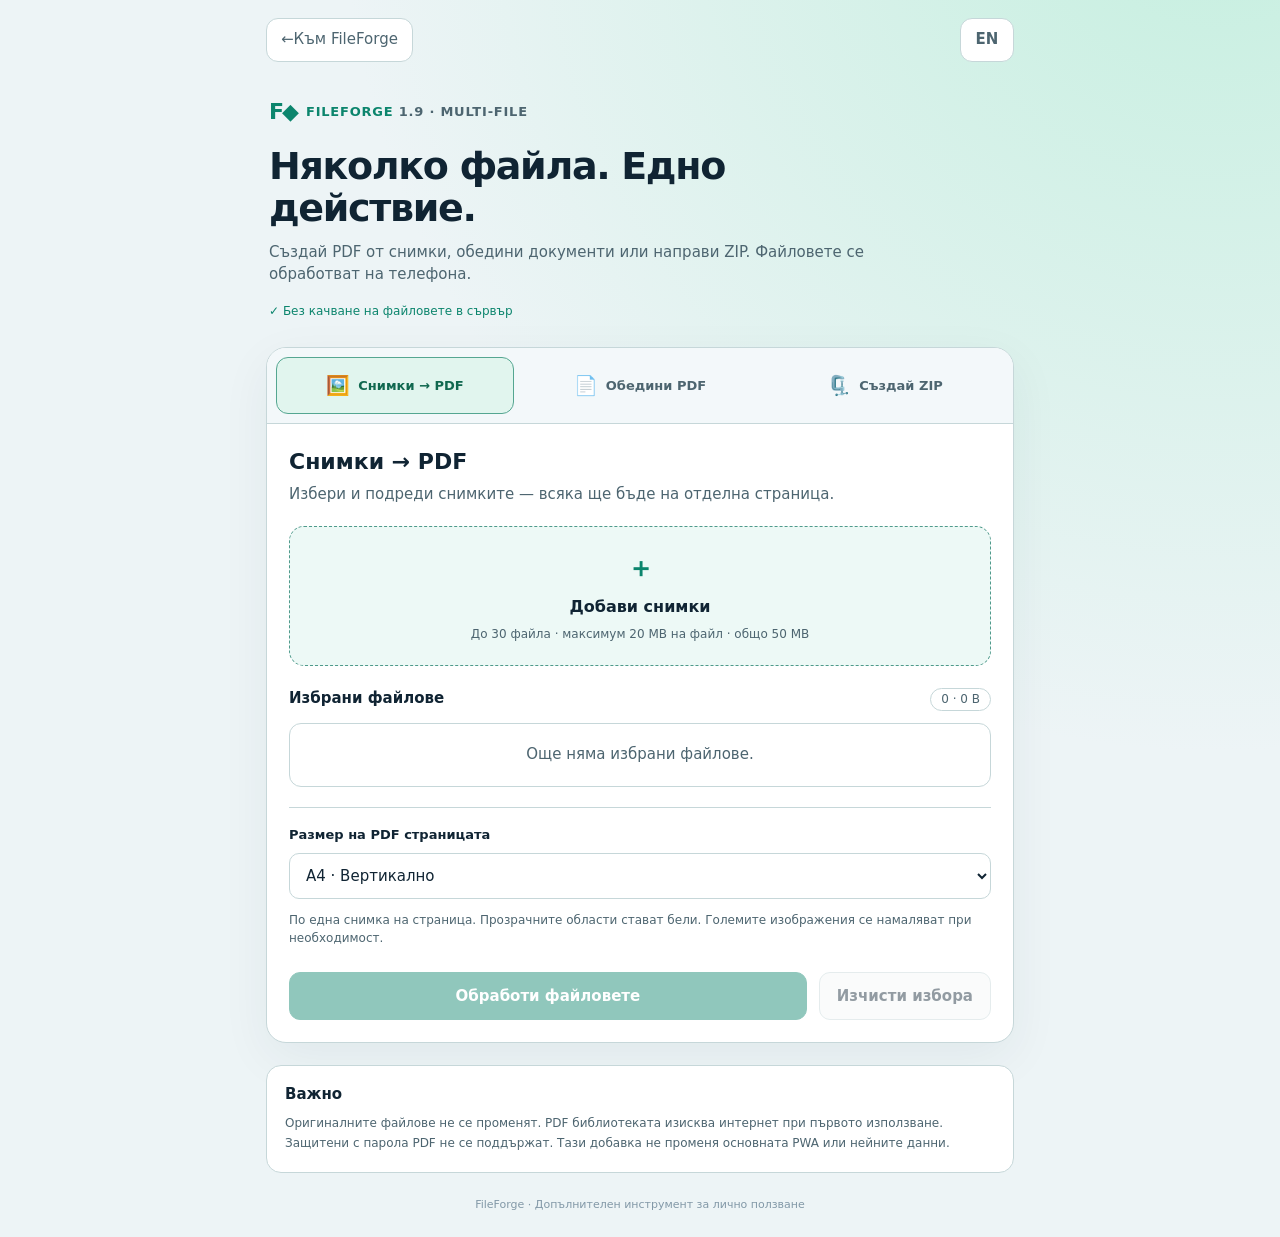
<file: multi-file.html>
<!doctype html>
<html lang="bg">
<head>
  <meta charset="utf-8">
  <meta name="viewport" content="width=device-width, initial-scale=1, viewport-fit=cover">
  <meta name="theme-color" content="#0c1521">
  <meta name="description" content="FileForge Multi-File Actions — снимки към PDF, обединяване на PDF и ZIP. Локална обработка.">
  <link rel="icon" type="image/png" href="./icon-192.png">
  <link rel="stylesheet" href="./multi-file.css?v=1.9.0">
  <title>FileForge 1.9 · Multi-File Actions</title>
  <!-- Uses the JSZip library already present in FileForge; retain its existing licence. -->
  <script src="./jszip.min.js" defer></script>
  <script src="./multi-file.js?v=1.9.0" defer></script>
</head>
<body>
  <div class="shell">
    <header class="top">
      <a class="back" href="./" aria-label="Back to FileForge">← <span data-t="back">Към FileForge</span></a>
      <button id="language" class="language" type="button" aria-label="Switch language">EN</button>
    </header>
    <main>
      <div class="hero">
        <div class="brand"><span class="brand-symbol">F◆</span><span>FILEFORGE <span class="version">1.9 · MULTI-FILE</span></span></div>
        <h1 data-t="headline">Няколко файла. Едно действие.</h1>
        <p data-t="subtitle">Създай PDF от снимки, обедини документи или направи ZIP. Файловете се обработват на телефона.</p>
        <div class="privacy">✓ <span data-t="privacy">Без качване на файловете в сървър</span></div>
      </div>
      <section class="workspace" aria-label="Multi-file tools">
        <div class="tabs" role="tablist" aria-label="Mode">
          <button class="tab active" type="button" role="tab" aria-selected="true" data-mode="images"><span class="tabicon">🖼️</span><span data-t="tabImages">Снимки → PDF</span></button>
          <button class="tab" type="button" role="tab" aria-selected="false" data-mode="merge"><span class="tabicon">📄</span><span data-t="tabMerge">Обедини PDF</span></button>
          <button class="tab" type="button" role="tab" aria-selected="false" data-mode="zip"><span class="tabicon">🗜️</span><span data-t="tabZip">Създай ZIP</span></button>
        </div>
        <div class="body">
          <h2 id="modeTitle">Снимки → PDF</h2>
          <p id="modeHelp" class="muted"></p>
          <label class="pick" for="fileInput"><span class="pickicon">＋</span><span id="pickLabel" data-t="addImages">Добави снимки</span><small id="limits"></small></label>
          <input id="fileInput" type="file" accept="image/jpeg,image/png,image/webp,.jpg,.jpeg,.png,.webp" multiple>
          <div class="heading"><h3 data-t="selected">Избрани файлове</h3><span id="count" class="counter">0</span></div>
          <div id="fileList" class="file-list" aria-live="polite"><p class="empty" data-t="empty">Още няма избрани файлове.</p></div>
          <div id="imageOptions" class="options">
            <label for="pageSize" data-t="pageSize">Размер на PDF страницата</label>
            <select id="pageSize"><option value="portrait" data-t="portrait">A4 · Вертикално</option><option value="landscape" data-t="landscape">A4 · Хоризонтално</option></select>
            <p class="hint" data-t="imageNote">По една снимка на страница. Прозрачните области се превръщат в бели. Снимките се намаляват при необходимост.</p>
          </div>
          <div id="zipOptions" class="options" hidden>
            <label for="compression" data-t="compression">Компресия</label>
            <select id="compression"><option value="6" data-t="standard">Стандартна</option><option value="1" data-t="fast">Бърза</option><option value="0" data-t="none">Без компресиране</option></select>
          </div>
          <div class="actions">
            <button class="main-button" id="process" type="button" disabled data-t="process">Обработи файловете</button>
            <button class="outline-button" id="clear" type="button" data-t="clear">Изчисти избора</button>
          </div>
          <div class="status" id="status" role="status" aria-live="polite" hidden></div>
          <section id="result" class="result" hidden>
            <div class="result-header"><span aria-hidden="true">✓</span><div><strong data-t="ready">Файлът е готов</strong><p id="resultInfo"></p></div></div>
            <div class="result-actions"><a id="download" href="#" class="main-button" download data-t="download">↓ Изтегли файла</a><button id="share" type="button" class="outline-button" data-t="share">Сподели</button></div>
            <p class="hint" data-t="saveReminder">Изтегли файла преди да затвориш този екран. Резултатът е временен.</p>
          </section>
        </div>
      </section>
      <section class="notes"><h3 data-t="important">Важно</h3><p data-t="note">Оригиналните файлове не се променят. PDF библиотеката изисква интернет при първото използване. Защитени с парола PDF не се поддържат. Тази добавка не променя основната PWA или нейните данни.</p></section>
    </main>
    <footer>FileForge · <span data-t="footer">Допълнителен инструмент за лично ползване</span></footer>
  </div>
</body>
</html>
</file>
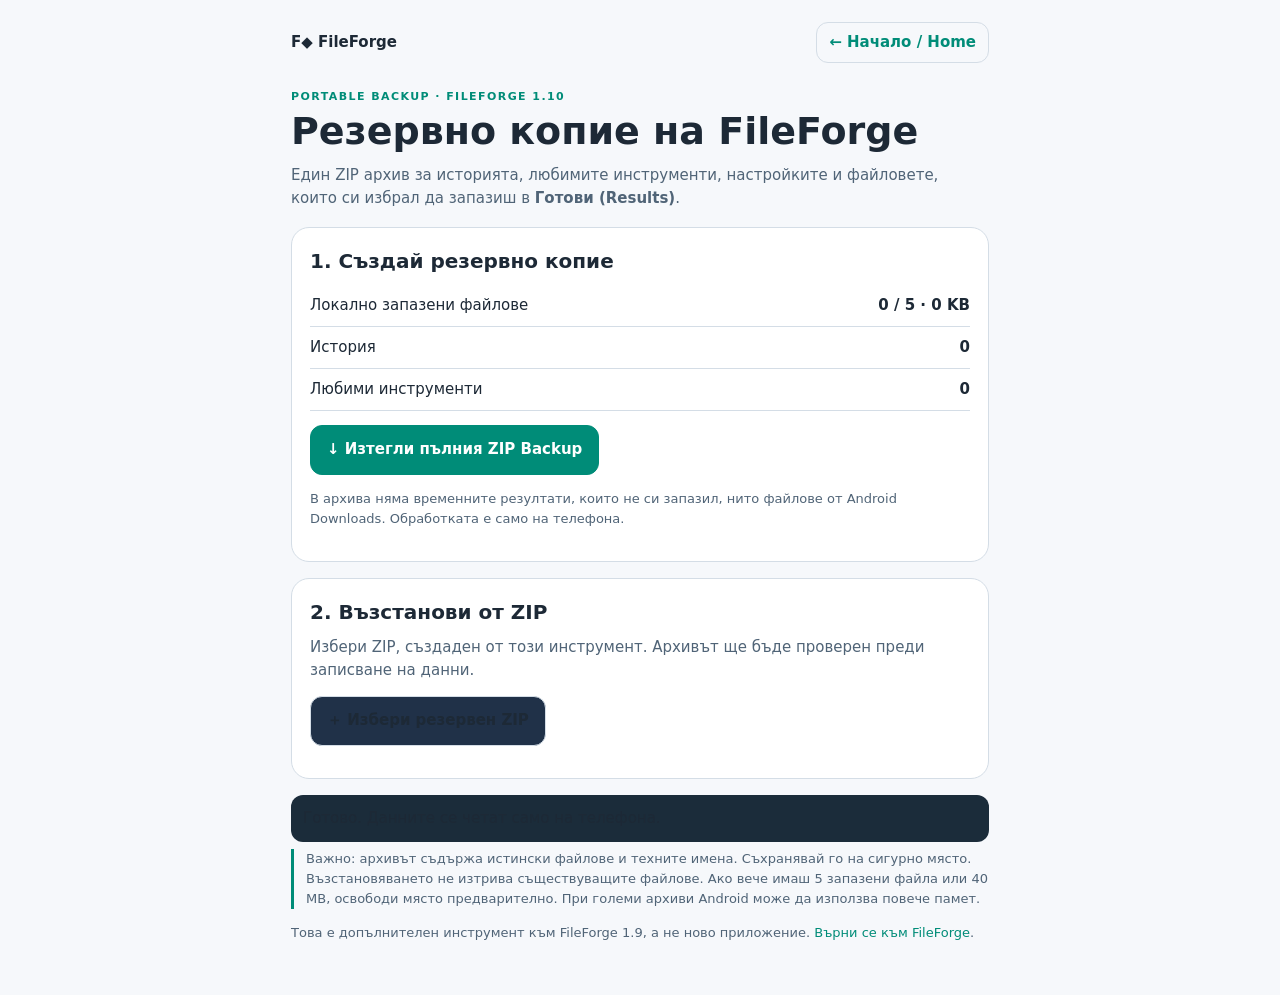
<file: portable-backup.html>
<!doctype html>
<html lang="bg">
<head>
  <meta charset="utf-8">
  <meta name="viewport" content="width=device-width, initial-scale=1, viewport-fit=cover">
  <meta name="theme-color" content="#0a111b">
  <title>FileForge — Portable Backup</title>
  <style>
    :root{color-scheme:dark;--bg:#090f18;--panel:#121c2b;--border:#2a394c;--text:#eef5fb;--muted:#a7b8c8;--accent:#48dbc2;--accent-text:#071612;--bad:#ffc7c1}
    *{box-sizing:border-box}body{margin:0;background:var(--bg);color:var(--text);font:15px/1.55 system-ui,-apple-system,'Segoe UI',sans-serif;padding-bottom:env(safe-area-inset-bottom)}
    main{max-width:730px;margin:auto;padding:22px 16px 38px}header{display:flex;gap:10px;justify-content:space-between;align-items:center;margin-bottom:25px}
    a{color:var(--accent);text-decoration:none}header a{border:1px solid var(--border);border-radius:12px;padding:8px 12px;font-weight:600}
    .eyebrow{color:var(--accent);font-weight:700;letter-spacing:.13em;text-transform:uppercase;font-size:11px}h1{font-size:clamp(28px,6vw,38px);line-height:1.18;margin:4px 0 10px}h2{font-size:20px;margin:0 0 8px}p{margin:7px 0 14px}.muted{color:var(--muted)}
    .card{background:var(--panel);border:1px solid var(--border);border-radius:18px;padding:18px;margin:16px 0}.stat{display:flex;justify-content:space-between;gap:15px;padding:9px 0;border-bottom:1px solid var(--border)}.stat:last-child{border-bottom:0}.stat strong{text-align:right}
    .actions{display:flex;flex-wrap:wrap;gap:10px;margin:14px 0}button{border:1px solid var(--border);border-radius:12px;background:#203148;color:var(--text);padding:12px 16px;font:inherit;font-weight:700;cursor:pointer;min-height:46px}button.primary{background:var(--accent);border-color:var(--accent);color:var(--accent-text)}button:disabled{opacity:.45;cursor:default}button:focus-visible,a:focus-visible,input:focus-visible{outline:3px solid var(--accent);outline-offset:3px}
    .checks{display:grid;gap:10px;margin:13px 0}.checks label{display:flex;align-items:center;gap:10px}.checks input{width:19px;height:19px;accent-color:var(--accent)}
    .small{font-size:13px;color:var(--muted)}.notice{border-left:3px solid var(--accent);padding-left:12px}#status{padding:12px;border-radius:12px;background:#1b2c3a;min-height:47px;white-space:pre-wrap}#status[role="alert"]{color:var(--bad)}#importPreview[hidden]{display:none}.shelf{max-height:235px;overflow:auto;border-top:1px solid var(--border);margin-top:12px;padding-top:8px}.item{display:flex;justify-content:space-between;gap:12px;padding:5px 0;overflow-wrap:anywhere;font-size:13px}
  </style>
  <script src="./jszip.min.js" defer></script>
  <script defer>
  (()=>{'use strict';
    const DB_NAME='fileforge-saved-results-v1',STORE='files',MAX_FILES=5,MAX_ONE=20*1048576,MAX_TOTAL=40*1048576,MAX_ZIP=48*1048576;
    const $=id=>document.getElementById(id),str=(key)=>({
      'ready':'Готово. Данните се четат само на телефона.',
      'working':'Обработвам файловете локално…',
      'nozip':'Избери ZIP, създаден от FileForge Portable Backup.',
      'bad':'Архивът е невалиден, прекалено голям или повреден.',
      'saved':'Резервното копие е подготвено. Провери Downloads.',
      'restored':'Възстановяването завърши. Отвори отново FileForge.',
      'none':'Няма избран архив.',
      'confirm':'Да добавя данните от архива към съществуващите? Няма да изтривам настоящите файлове.',
      'limit':'Няма достатъчно място в лимита на FileForge (5 файла / 40 MB). Първо изтегли и освободи запазени копия от Results.',
      'fail':'Операцията не успя. Съществуващите данни не са изтрити.'})[key];
    const fmt=n=>n>=1048576?(n/1048576).toFixed(1)+' MB':Math.round(n/1024)+' KB';
    const state={stage:null,busy:false};
    function status(message,error=false){const e=$('status');e.textContent=message;e.setAttribute('role',error?'alert':'status');}
    function busy(v){state.busy=v;for(const id of ['backupBtn','chooseZip','restoreBtn'])$(id).disabled=v||id==='restoreBtn'&&!state.stage;}
    function readLocal(key,fallback){try{return JSON.parse(localStorage.getItem(key))??fallback}catch{return fallback}}
    function cleanRecord(x){if(!x||typeof x!=='object'||Array.isArray(x))return null;const r={};if(['pdf','zip','batch','audio','video','download'].includes(x.kind))r.kind=x.kind;for(const k of ['name','output'])if(typeof x[k]==='string')r[k]=x[k].slice(0,180);for(const k of ['time','before','after','width','height','pages','files','duration'])if(Number.isFinite(x[k])&&x[k]>=0)r[k]=x[k];return typeof r.output==='string'&&Number.isFinite(r.time)&&r.time<4102444800000?r:null;}
    function safeList(a){return Array.isArray(a)?a.map(cleanRecord).filter(Boolean).slice(0,40):[];}
    const favIDs=['image','pdf','zip','batch','audio','video','download'];
    const favs=x=>Array.isArray(x)?[...new Set(x.filter(v=>favIDs.includes(v)))]:[];
    const prefs=x=>({theme:['system','light','dark'].includes(x?.theme)?x.theme:'system',language:['bg','en'].includes(x?.language)?x.language:'bg'});
    function dbOpen(){return new Promise((resolve,reject)=>{const req=indexedDB.open(DB_NAME,1);req.onupgradeneeded=()=>{if(!req.result.objectStoreNames.contains(STORE))req.result.createObjectStore(STORE,{keyPath:'id'})};req.onsuccess=()=>resolve(req.result);req.onerror=()=>reject(req.error);req.onblocked=()=>reject(Error('Database busy'));});}
    async function getSaved(){const db=await dbOpen();try{return await new Promise((resolve,reject)=>{const tx=db.transaction(STORE,'readonly');const req=tx.objectStore(STORE).getAll();req.onsuccess=()=>resolve(req.result||[]);req.onerror=()=>reject(req.error);tx.onabort=()=>reject(tx.error);});}finally{db.close();}}
    async function addSaved(records){if(!records.length)return;const db=await dbOpen();try{await new Promise((resolve,reject)=>{const tx=db.transaction(STORE,'readwrite');tx.oncomplete=()=>resolve();tx.onerror=()=>reject(tx.error);tx.onabort=()=>reject(tx.error);const store=tx.objectStore(STORE);for(const r of records)store.put(r);});}finally{db.close();}}
    async function sha(blob){const bytes=await blob.arrayBuffer();const hash=await crypto.subtle.digest('SHA-256',bytes);return [...new Uint8Array(hash)].map(x=>x.toString(16).padStart(2,'0')).join('');}
    function validSaved(list){if(list.length>MAX_FILES)throw Error('Too many files');let total=0;for(const r of list){if(!(r.blob instanceof Blob)||!r.blob.size||r.blob.size>MAX_ONE)throw Error('File invalid');total+=r.blob.size;}if(total>MAX_TOTAL)throw Error('Total too large');}
    async function refresh(){try{const files=await getSaved();validSaved(files);$('savedInfo').textContent=files.length+' / 5 · '+fmt(files.reduce((n,x)=>n+x.blob.size,0));$('historyInfo').textContent=String(safeList(readLocal('fileforge_history_v1',[])).length);$('favInfo').textContent=String(favs(readLocal('fileforge_favorites_v1',[])).length);return files;}catch(err){$('savedInfo').textContent='Недостъпно';throw err;}}
    async function exportZip(){busy(true);status(str('working'));try{
      if(!window.JSZip)throw Error('ZIP unavailable');const files=await getSaved();validSaved(files);
      const zip=new JSZip(),metadata={format:'fileforge-portable-v1',created:new Date().toISOString(),history:safeList(readLocal('fileforge_history_v1',[])),favorites:favs(readLocal('fileforge_favorites_v1',[])),prefs:prefs(readLocal('fileforge_prefs_v1',{})),files:[]};
      for(let i=0;i<files.length;i++){const f=files[i],path=`saved/${String(i+1).padStart(3,'0')}.bin`;zip.file(path,new Uint8Array(await f.blob.arrayBuffer()),{binary:true,compression:'STORE'});metadata.files.push({path,name:String(f.name||'file').slice(0,160),kind:String(f.kind||'download').slice(0,30),time:Number(f.time)||Date.now(),size:f.blob.size,mime:f.blob.type||'application/octet-stream',sha256:await sha(f.blob)});}
      zip.file('fileforge-backup.json',JSON.stringify(metadata,null,2));const out=await zip.generateAsync({type:'blob',compression:'STORE',streamFiles:true});if(out.size>MAX_ZIP)throw Error('ZIP limit');
      const url=URL.createObjectURL(out),link=document.createElement('a');link.href=url;link.download='FileForge-PortableBackup-'+new Date().toISOString().slice(0,10)+'.zip';document.body.append(link);link.click();link.remove();setTimeout(()=>URL.revokeObjectURL(url),60000);status(str('saved'));
    }catch(err){console.warn('Backup export:',err);status(str('fail')+' ('+(err.message||'error')+')',true);}finally{busy(false);}}
    function validateMeta(m){if(!m||m.format!=='fileforge-portable-v1'||!Array.isArray(m.history)||!Array.isArray(m.files)||!Array.isArray(m.favorites)||m.history.length>500||m.files.length>MAX_FILES)throw Error('Invalid format');let total=0;const paths=new Set();for(const [i,f] of m.files.entries()){
      if(typeof f.path!=='string'||f.path!==`saved/${String(i+1).padStart(3,'0')}.bin`||paths.has(f.path)||typeof f.name!=='string'||!f.name||f.name.length>160||!Number.isSafeInteger(f.size)||f.size<=0||f.size>MAX_ONE||!(/^[a-f0-9]{64}$/.test(f.sha256)))throw Error('Unsafe entry');total+=f.size;paths.add(f.path);
    }if(total>MAX_TOTAL)throw Error('Too large');}
    async function stageZip(file){state.stage=null;$('importPreview').hidden=true;busy(true);status(str('working'));try{
      if(!file||!file.name.toLowerCase().endsWith('.zip')||file.size>MAX_ZIP||!window.JSZip)throw Error(str('nozip'));
      const zip=await JSZip.loadAsync(new Uint8Array(await file.arrayBuffer()),{checkCRC32:false});const entry=zip.file('fileforge-backup.json');if(!entry||entry.dir)throw Error('Missing manifest');
      if(!Number.isSafeInteger(entry._data?.uncompressedSize)||entry._data.uncompressedSize>1048576)throw Error('Manifest too large');const txt=await entry.async('string');if(txt.length>1048576)throw Error('Manifest too large');const m=JSON.parse(txt);validateMeta(m);
      const allowed=new Set(['fileforge-backup.json',...m.files.map(x=>x.path)]);if(Object.keys(zip.files).length>MAX_FILES+3)throw Error('Too many ZIP entries');for(const [path,e] of Object.entries(zip.files)){if(e.dir&&path!=='saved/')throw Error('Unexpected directory');if(!e.dir&&!allowed.has(path))throw Error('Unexpected entry');}
      const records=[];for(const f of m.files){const e=zip.file(f.path);if(!e||e.dir||!Number.isSafeInteger(e._data?.uncompressedSize)||e._data.uncompressedSize!==f.size||e._data.uncompressedSize>MAX_ONE)throw Error('Invalid stored file');const bytes=await e.async('uint8array');if(bytes.byteLength!==f.size)throw Error('File size mismatch');const blob=new Blob([bytes],{type:/^[\w.+\-]+\/[\w.+\-]+$/.test(f.mime)?f.mime:'application/octet-stream'});if(await sha(blob)!==f.sha256)throw Error('Checksum mismatch');records.push({name:f.name,kind:f.kind,time:Number(f.time)||Date.now(),blob});}
      state.stage={m,records};$('importPreview').hidden=false;$('importSummary').textContent=`${records.length} файла · ${safeList(m.history).length} записи в историята · ${favs(m.favorites).length} любими инструмента`;
      const list=$('importList');list.replaceChildren();for(const f of records){const row=document.createElement('div');row.className='item';const a=document.createElement('span');a.textContent=f.name;const b=document.createElement('span');b.textContent=fmt(f.blob.size);row.append(a,b);list.append(row);}status('Архивът е проверен. Избери какво да възстановиш.');
    }catch(err){console.warn('Backup check:',err);status(str('bad')+' ('+(err.message||'error')+')',true);}finally{busy(false);}}
    async function restoreZip(){if(!state.stage)return;busy(true);status(str('working'));try{
      if(!confirm(str('confirm'))){status('Отказано. Няма промени.');return;}
      const {m,records}=state.stage,files=$('restoreFiles').checked,history=$('restoreHistory').checked,stars=$('restoreFavourites').checked,settings=$('restoreSettings').checked;
      if(files&&records.length){const current=await getSaved();validSaved(current);const pending=records.filter(f=>!current.some(x=>x.name===f.name&&x.blob.size===f.blob.size));const all=[...current,...pending];validSaved(all);await addSaved(pending.map(x=>({...x,id:crypto.randomUUID()})));}
      if(history){const previous=safeList(readLocal('fileforge_history_v1',[]));const added=safeList(m.history);const map=new Map();for(const r of [...previous,...added])map.set(`${r.time}|${r.output}|${r.kind||'image'}`,r);const merged=[...map.values()].sort((a,b)=>b.time-a.time).slice(0,40);localStorage.setItem('fileforge_history_v1',JSON.stringify(merged));}
      if(stars){const previous=favs(readLocal('fileforge_favorites_v1',[]));localStorage.setItem('fileforge_favorites_v1',JSON.stringify([...new Set([...previous,...favs(m.favorites)])]));}
      if(settings)localStorage.setItem('fileforge_prefs_v1',JSON.stringify(prefs(m.prefs)));
      state.stage=null;$('importPreview').hidden=true;$('zipInput').value='';await refresh();status(str('restored'));
    }catch(err){console.warn('Backup restore:',err);status((err.message==='Too many files'||err.message==='Total too large')?str('limit'):str('fail')+' ('+(err.message||'error')+')',true);}finally{busy(false);}}
    document.addEventListener('DOMContentLoaded',()=>{const theme=prefs(readLocal('fileforge_prefs_v1',{}));if(theme.theme==='light'||theme.theme==='system'&&matchMedia('(prefers-color-scheme: light)').matches){document.documentElement.style.colorScheme='light';document.documentElement.style.setProperty('--bg','#f6f8fb');document.documentElement.style.setProperty('--panel','#fff');document.documentElement.style.setProperty('--text','#1d2936');document.documentElement.style.setProperty('--muted','#506477');document.documentElement.style.setProperty('--border','#d4dde6');document.documentElement.style.setProperty('--accent','#008c78');document.documentElement.style.setProperty('--accent-text','#fff');}
      $('backupBtn').addEventListener('click',exportZip);$('chooseZip').addEventListener('click',()=>$('zipInput').click());$('zipInput').addEventListener('change',e=>stageZip(e.target.files?.[0]));$('restoreBtn').addEventListener('click',restoreZip);refresh().then(()=>status(str('ready'))).catch(()=>status('Не успях да отворя запазените файлове. Опитай през Android Chrome.',true));});
  })();
  </script>
</head>
<body>
<main>
<header><strong>F◆ FileForge</strong><a href="./">← Начало / Home</a></header>
<div class="eyebrow">PORTABLE BACKUP · FILEFORGE 1.10</div>
<h1>Резервно копие на FileForge</h1>
<p class="muted">Един ZIP архив за историята, любимите инструменти, настройките и файловете, които си избрал да запазиш в <strong>Готови (Results)</strong>.</p>
<div class="card"><h2>1. Създай резервно копие</h2><div class="stat"><span>Локално запазени файлове</span><strong id="savedInfo">…</strong></div><div class="stat"><span>История</span><strong id="historyInfo">…</strong></div><div class="stat"><span>Любими инструменти</span><strong id="favInfo">…</strong></div><div class="actions"><button class="primary" id="backupBtn" type="button">↓ Изтегли пълния ZIP Backup</button></div><p class="small">В архива няма временните резултати, които не си запазил, нито файлове от Android Downloads. Обработката е само на телефона.</p></div>
<div class="card"><h2>2. Възстанови от ZIP</h2><p class="muted">Избери ZIP, създаден от този инструмент. Архивът ще бъде проверен преди записване на данни.</p><input id="zipInput" type="file" accept=".zip,application/zip" hidden><div class="actions"><button id="chooseZip" type="button">＋ Избери резервен ZIP</button></div><div id="importPreview" hidden><p id="importSummary"></p><div class="shelf" id="importList"></div><div class="checks"><label><input id="restoreFiles" type="checkbox" checked> Добави локално запазените файлове</label><label><input id="restoreHistory" type="checkbox" checked> Обедини историята</label><label><input id="restoreFavourites" type="checkbox" checked> Добави любимите инструменти</label><label><input id="restoreSettings" type="checkbox"> Възстанови език и тема</label></div><div class="actions"><button class="primary" id="restoreBtn" type="button">↑ Възстанови избраните</button></div></div></div>
<div id="status" role="status" aria-live="polite">Зареждам…</div>
<p class="notice small">Важно: архивът съдържа истински файлове и техните имена. Съхранявай го на сигурно място. Възстановяването не изтрива съществуващите файлове. Ако вече имаш 5 запазени файла или 40 MB, освободи място предварително. При големи архиви Android може да използва повече памет.</p>
<p class="small">Това е допълнителен инструмент към FileForge 1.9, а не ново приложение. <a href="./">Върни се към FileForge</a>.</p>
</main>
</body></html>
</file>
<file: styles.css>
:root{font-family:Inter,system-ui,-apple-system,"Segoe UI",Arial,sans-serif;color-scheme:dark;--bg:#090f18;--surface:#101925;--surface2:#142030;--surface3:#192839;--line:#263549;--ink:#f2f7fc;--muted:#96a7b9;--accent:#8cf0c6;--accentInk:#082218;--blue:#88b8ff;--shadow:0 16px 40px #00000032}
:root[data-theme="light"]{color-scheme:light;--bg:#f4f7fb;--surface:#fff;--surface2:#eef4f8;--surface3:#e8eff5;--line:#dce6ef;--ink:#122233;--muted:#617588;--accent:#087d58;--accentInk:#fff;--blue:#2565b8;--shadow:0 16px 45px #20304813}
*{box-sizing:border-box}html,body{margin:0;min-height:100%;width:100%}body{background:var(--bg);color:var(--ink);font-size:15px;line-height:1.5}button,select,input{font:inherit}button{cursor:pointer}button:focus-visible,a:focus-visible,select:focus-visible,input:focus-visible{outline:3px solid var(--blue);outline-offset:3px}button:disabled{opacity:.55;cursor:not-allowed}[hidden]{display:none!important}a{color:inherit}.app-shell{display:flex;max-width:1720px;margin:auto;min-height:100vh}.sidebar{width:250px;flex:0 0 250px;padding:30px 18px;background:var(--surface);border-right:1px solid var(--line);display:flex;flex-direction:column;position:sticky;top:0;height:100vh}.brand{display:flex;align-items:center;gap:11px;padding:3px 10px 38px}.brand-mark{background:var(--accent);color:var(--accentInk);display:grid;place-items:center;border-radius:14px;font-weight:900;width:42px;height:42px;font-size:26px;letter-spacing:-5px;padding-right:5px}.brand-mark span{font-size:10px;transform:translate(-1px,8px)}.brand-name{font-size:20px;font-weight:800;letter-spacing:-.8px;white-space:nowrap}.brand-name small{font-size:10px;color:var(--muted);font-weight:600}.side-label,.eyebrow{font-weight:750;font-size:10px;letter-spacing:1.7px;color:var(--muted)}.side-label{padding:0 14px;margin-bottom:12px}.side-nav{display:grid;gap:5px}.nav-button{border:0;background:transparent;color:var(--muted);text-align:left;padding:12px 16px;display:flex;gap:16px;align-items:center;border-radius:12px;font-weight:650}.nav-button:hover,.nav-button.active{background:var(--surface3);color:var(--ink)}.nav-button.active{box-shadow:inset 3px 0 var(--accent)}.nav-emoji{font-size:23px;width:23px;text-align:center;line-height:1}.sidebar-bottom{margin-top:auto;padding:18px 5px;color:var(--muted);font-size:11px;display:flex;align-items:center;gap:9px}.privacy-dot,.green-dot{width:8px;height:8px;border-radius:50%;background:var(--accent);display:inline-block;flex-shrink:0}.content{min-width:0;flex:1;padding:28px 5.5% 34px}.topbar{display:flex;align-items:center;justify-content:space-between;margin-bottom:32px}.topbar h1{font-size:29px;margin:3px 0 0;letter-spacing:-1px}.top-actions{display:flex;gap:10px}.round-button{border:1px solid var(--line);background:var(--surface);border-radius:13px;color:var(--ink);height:43px;min-width:43px;font-weight:700}.round-button:hover{border-color:var(--accent)}.page{animation:fadeIn .17s ease}.page h2{letter-spacing:-.7px}.hero{background:linear-gradient(110deg,#16372d 0%,#112a2c 46%,#15273c 100%);border:1px solid #34544d;border-radius:24px;min-height:342px;padding:39px;display:flex;align-items:center;justify-content:space-between;overflow:hidden;gap:24px;color:#f5fff9;position:relative}.hero-copy{position:relative;z-index:2;max-width:490px}.pill{display:inline-flex;align-items:center;gap:9px;border:1px solid #558b78;border-radius:99px;background:#ffffff0b;padding:7px 12px;color:#b4f7d9;font-size:10px;font-weight:800;letter-spacing:1.1px}.hero h2{font-size:clamp(30px,3.7vw,51px);line-height:1.08;letter-spacing:-1.8px;margin:19px 0 16px}.hero p{font-size:15px;max-width:460px;color:#c5d8d4;margin:0 0 22px}.primary-button,.download-button{border:0;background:var(--accent);color:var(--accentInk);font-weight:800;border-radius:13px;padding:13px 20px;display:inline-flex;align-items:center;justify-content:center;gap:9px;text-decoration:none;min-height:47px}.hero .primary-button{background:#9af4cd;color:#092a1a}.primary-button:hover,.download-button:hover{filter:brightness(1.07)}.primary-button:disabled{filter:none}.hero-facts{display:flex;gap:20px;color:#c7dfd6;margin-top:20px;font-size:12px}.hero-art{width:295px;height:260px;flex:0 0 295px;position:relative;display:grid;place-items:center}.art-orbit{border:1px solid #83c6b33e;border-radius:50%;position:absolute;width:260px;height:260px}.art-orbit.two{width:205px;height:205px}.art-sheet{height:172px;width:140px;border:6px solid #d7fff0;border-radius:16px;position:relative;overflow:hidden;background:#2a6274;box-shadow:0 23px 45px #03171481;transform:rotate(-10deg)}.art-sun{width:37px;height:37px;border-radius:50%;background:#f6dc91;position:absolute;top:26px;right:18px}.art-hill{position:absolute;width:180px;height:120px;border-radius:34px;transform:rotate(38deg);bottom:-72px;left:-45px;background:#5dc9aa}.art-hill.front{bottom:-99px;left:40px;background:#1f8a8e;transform:rotate(-35deg)}.art-float{background:#14293b;color:#d8fcf0;border:1px solid #63998c;border-radius:12px;padding:10px 13px;font-weight:800;font-size:13px;position:absolute;box-shadow:var(--shadow)}.float-one{top:39px;right:-4px;transform:rotate(7deg)}.float-two{bottom:24px;left:-15px;transform:rotate(-7deg)}.section-heading{display:flex;align-items:center;justify-content:space-between;gap:12px;margin:33px 0 18px}.section-heading h3,.section-heading h2{margin:0;font-size:22px}.section-heading p{color:var(--muted);margin:3px 0 0;font-size:13px}.text-button{border:0;background:transparent;color:var(--accent);font-weight:750;padding:8px;white-space:nowrap}.tool-grid{display:grid;grid-template-columns:repeat(4,minmax(0,1fr));gap:14px}.tool-card{position:relative;text-align:left;min-height:166px;border:1px solid var(--line);background:var(--surface);border-radius:18px;display:flex;flex-direction:column;gap:4px;padding:19px;color:var(--ink);transition:transform .15s,border .15s}.tool-card:hover{border-color:var(--accent);transform:translateY(-2px)}.tool-card strong{font-size:14px;margin-top:11px}.tool-card small{font-size:11px;color:var(--muted)}.tool-icon{height:43px;width:43px;display:grid;place-items:center;border-radius:12px;font-size:26px;font-weight:650}.mint{background:#78e9bf22;color:#89e8c1}.blue{background:#8dbbff22;color:#8dbbff}.violet{background:#c29cff22;color:#c29cff}.coral{background:#ffa98c22;color:#ffa98c}.card-arrow{position:absolute;right:17px;top:14px;color:var(--muted)}.info-banner{margin:27px 0 0;border:1px solid var(--line);background:var(--surface2);padding:17px 19px;display:flex;gap:15px;align-items:flex-start;border-radius:17px}.info-icon{color:var(--accent);font-size:26px}.info-banner strong{font-size:14px}.info-banner p{margin:4px 0 0;color:var(--muted);font-size:12px}.module-grid{display:grid;grid-template-columns:repeat(2,minmax(0,1fr));gap:14px}.module-card{border:1px solid var(--line);background:var(--surface);border-radius:18px;padding:23px 19px;min-height:124px;display:flex;gap:15px;align-items:center;text-align:left;color:var(--ink)}.module-card.ready:hover{border-color:var(--accent)}.module-card.disabled{opacity:.63}.module-symbol{font-size:30px}.module-body{display:grid;flex:1;min-width:0;gap:5px}.module-body strong{font-size:16px}.module-body small{font-size:12px;color:var(--muted)}.status-tag{font-size:10px;white-space:nowrap;color:var(--muted);background:var(--surface3);border-radius:99px;padding:5px 9px;font-weight:800}.status-tag.ready{background:#1a6c5044;color:var(--accent)}.editor-head{display:flex;align-items:center;justify-content:space-between;gap:15px;margin-bottom:21px}.editor-head h2{font-size:23px;margin:3px 0}.editor-head p{color:var(--muted);margin:0;font-size:13px}.secondary-button{border:1px solid var(--line);background:var(--surface2);color:var(--ink);border-radius:11px;padding:11px 14px;font-size:12px;font-weight:750;white-space:nowrap}.secondary-button:hover{border-color:var(--accent)}.editor-layout{display:grid;grid-template-columns:minmax(0,1.3fr) minmax(255px,.8fr);gap:18px;align-items:start}.editor-left{display:grid;gap:15px}.preview-panel,.settings-panel{border:1px solid var(--line);background:var(--surface);border-radius:18px;padding:17px;min-width:0}.preview-heading{display:flex;align-items:center;justify-content:space-between;gap:10px;margin-bottom:12px}.muted-small{font-size:11px;color:var(--muted);text-align:right}.image-stage{background:repeating-conic-gradient(var(--surface2) 0 25%,var(--surface3) 0 50%) 50%/22px 22px;border-radius:12px;height:236px;display:flex;align-items:center;justify-content:center;overflow:hidden}.image-stage img{max-height:100%;max-width:100%;object-fit:contain}.filename{font-size:12px;color:var(--muted);margin-top:9px;overflow-wrap:anywhere}.placeholder{text-align:center;color:var(--muted);padding:20px}.placeholder>span{font-size:32px;color:var(--accent)}.placeholder p{font-size:12px}.result-summary{color:var(--muted);font-size:12px;margin-top:10px}.settings-panel h3{font-size:17px;margin:0 0 20px}.field{display:grid;gap:7px;font-size:13px;font-weight:700;margin-bottom:17px}.field>span{display:flex;align-items:center;justify-content:space-between}.field select,.setting-row select{width:100%;background:var(--surface2);color:var(--ink);border:1px solid var(--line);border-radius:10px;padding:12px;min-height:44px}.field input[type=range]{width:100%;accent-color:var(--accent)}.field output{color:var(--accent)}.field small{font-weight:400;color:var(--muted)}.processing-note{font-size:11px;color:var(--muted);margin:10px 0 16px}.full{width:100%}.download-button{margin-top:11px;width:100%}.text-button.center{width:100%;margin-top:5px}.history-list{display:grid;gap:10px}.history-row{background:var(--surface);border:1px solid var(--line);padding:16px 18px;border-radius:13px;display:flex;gap:13px;align-items:center}.history-icon{background:var(--surface2);border-radius:11px;font-size:22px;width:42px;height:42px;display:grid;place-items:center}.history-main{flex:1;min-width:0}.history-name{font-weight:700;overflow-wrap:anywhere}.history-meta{font-size:11px;color:var(--muted);margin-top:4px}.empty-state{text-align:center;background:var(--surface);border:1px dashed var(--line);border-radius:17px;padding:55px 20px}.empty-state>span{font-size:42px;color:var(--accent)}.empty-state h3{margin:8px 0}.empty-state p{color:var(--muted);font-size:13px}.settings-lead{color:var(--muted);margin:0 0 22px}.settings-list{border:1px solid var(--line);background:var(--surface);border-radius:17px;overflow:hidden}.setting-row{display:flex;align-items:center;justify-content:space-between;gap:20px;padding:21px;border-bottom:1px solid var(--line)}.setting-row:last-child{border:0}.setting-row>div{display:grid;gap:5px}.setting-row strong{font-size:14px}.setting-row small{font-size:12px;color:var(--muted)}.setting-row select{max-width:180px}.footer{text-align:center;color:var(--muted);font-size:11px;margin:36px 0 0}.footer span{margin:0 3px}.bottom-nav{display:none}.toast{position:fixed;bottom:22px;right:22px;z-index:30;background:var(--surface3);border:1px solid var(--accent);box-shadow:var(--shadow);color:var(--ink);padding:13px 18px;border-radius:12px;font-size:13px;max-width:min(420px,calc(100vw - 36px))}@keyframes fadeIn{from{opacity:.4;transform:translateY(3px)}to{opacity:1;transform:none}}
@media(max-width:1100px){.sidebar{width:215px;flex-basis:215px}.content{padding:26px 30px}.hero-art{width:210px;flex-basis:210px}.tool-grid{grid-template-columns:repeat(2,minmax(0,1fr))}.hero{padding:31px}.hero h2{font-size:38px}.art-float{font-size:11px}}
@media(max-width:760px){.sidebar{display:none}.content{padding:22px 17px 100px}.topbar{margin-bottom:24px}.topbar h1{font-size:24px}.hero{padding:27px 22px;min-height:305px}.hero h2{font-size:36px}.hero-art{display:none}.hero p{font-size:14px}.tool-grid{gap:10px}.tool-card{min-height:151px;padding:15px}.tool-card strong{font-size:13px}.section-heading{margin-top:28px}.section-heading h3{font-size:20px}.module-grid{grid-template-columns:1fr}.module-card{min-height:102px}.editor-layout{grid-template-columns:1fr}.editor-head{align-items:flex-start}.editor-head h2{font-size:20px}.editor-head .secondary-button{max-width:130px;white-space:normal}.image-stage{height:220px}.setting-row{padding:16px 13px;gap:9px}.setting-row select{max-width:125px}.bottom-nav{display:grid;grid-template-columns:repeat(4,1fr);position:fixed;bottom:0;left:0;right:0;z-index:20;background:var(--surface);border-top:1px solid var(--line);padding:7px 5px calc(7px + env(safe-area-inset-bottom))}.mobile-nav{border:0;background:transparent;color:var(--muted);display:flex;flex-direction:column;align-items:center;gap:2px;padding:5px 2px;border-radius:9px}.mobile-nav span{font-size:24px;line-height:1}.mobile-nav small{font-size:10px}.mobile-nav.active{color:var(--accent)}.footer{margin-top:25px}.toast{bottom:90px;left:18px;right:18px;max-width:none}}
@media(max-width:370px){.hero h2{font-size:31px}.hero{padding:22px 18px}.tool-card{padding:13px}.tool-card strong{font-size:12px}.hero-facts{gap:11px}.topbar h1{font-size:22px}}

/* FileForge 0.2 — image adjustments and visible PWA installation help */
.install-card{display:flex;align-items:center;gap:14px;border:1px solid var(--line);background:var(--surface);border-radius:16px;padding:15px 18px;margin-top:17px}
.install-icon{flex-shrink:0;display:grid;place-items:center;width:40px;height:40px;border-radius:12px;color:var(--accent);background:var(--surface3);font-size:26px;font-weight:800}
.install-description{flex:1;min-width:0}.install-description strong{font-size:14px}.install-description p{font-size:12px;line-height:1.4;color:var(--muted);margin:3px 0 0}.install-action{flex-shrink:0}
.editor-divider{display:flex;align-items:center;justify-content:space-between;gap:10px;border-top:1px solid var(--line);padding-top:18px;margin-bottom:15px}.editor-divider strong{font-size:14px}
.mini-button{border:1px solid var(--line);background:var(--surface2);color:var(--accent);font-size:12px;border-radius:9px;padding:6px 10px}
.toggle-row{display:flex;align-items:center;gap:11px;border:1px solid var(--line);background:var(--surface2);border-radius:11px;padding:12px 13px;margin-bottom:17px;font-size:13px;font-weight:700}.toggle-row input{width:19px;height:19px;accent-color:var(--accent)}
.install-settings{margin:22px 0;border:1px solid var(--line);border-radius:17px;background:var(--surface);padding:20px}
.install-settings-head{display:flex;align-items:center;justify-content:space-between;gap:14px}.install-settings h3{margin:0;font-size:17px}.install-settings-head p{font-size:12px;color:var(--muted);margin:4px 0 0}.install-status{font-size:13px;margin:17px 0;line-height:1.5;color:var(--ink)}
.diagnostics{display:grid;gap:9px}.diagnostics>div{display:flex;align-items:center;justify-content:space-between;gap:10px;padding:11px 12px;background:var(--surface2);border-radius:9px;font-size:12px}.diagnostics strong{color:var(--accent);white-space:nowrap}
.help-note{font-size:12px;line-height:1.65;color:var(--muted);margin:15px 0 0}
@media(max-width:760px){.install-card{flex-wrap:wrap;padding:13px;gap:10px}.install-description{flex-basis:calc(100% - 52px)}.install-action{margin-left:50px;flex:1}.install-settings{padding:15px}.install-settings-head{align-items:flex-start;flex-direction:column}.install-settings-head .primary-button{width:100%}}

/* FileForge 0.3 — PDF Studio */
.pdf-home-cta{display:flex;align-items:center;justify-content:space-between;gap:16px;margin-top:18px;padding:17px 19px;background:var(--surface);border:1px solid var(--line);border-radius:16px}
.pdf-home-cta strong{font-size:15px}.pdf-home-cta p{font-size:12px;color:var(--muted);margin:4px 0 0}
.pdf-tabs{display:flex;overflow-x:auto;gap:7px;padding:5px;background:var(--surface);border:1px solid var(--line);border-radius:14px;margin-bottom:17px;scrollbar-width:thin}
.pdf-tab{flex:1 0 auto;border:0;border-radius:10px;color:var(--muted);background:transparent;padding:11px 13px;font-size:12px;font-weight:750;white-space:nowrap}
.pdf-tab.active{background:var(--surface3);color:var(--accent);box-shadow:inset 0 -2px var(--accent)}
.pdf-workspace{display:grid;gap:15px;max-width:940px}
.pdf-panel,.pdf-results{background:var(--surface);border:1px solid var(--line);border-radius:18px;padding:22px}
.pdf-panel h3,.pdf-results h3{margin:0 0 5px;font-size:19px}
.pdf-help,.pdf-limits{font-size:12px;line-height:1.6;color:var(--muted);margin:4px 0 16px}
.pdf-limits{margin:0}
.pdf-add{margin:8px 0 17px;width:100%;border-style:dashed;min-height:51px;font-size:14px}
.pdf-size{max-width:350px}
.pdf-items,.pdf-pages{display:grid;gap:9px;margin:15px 0 20px}
.pdf-item{display:flex;gap:12px;align-items:center;min-width:0;background:var(--surface2);border:1px solid var(--line);border-radius:13px;padding:10px 12px}
.pdf-item-icon{width:38px;min-width:38px;height:44px;border-radius:9px;display:grid;place-items:center;background:var(--surface3);font-size:20px}
.pdf-item-main{display:grid;gap:2px;min-width:0;flex:1}.pdf-item-main strong{font-size:12px;overflow-wrap:anywhere}.pdf-item-main small{font-size:11px;color:var(--muted)}
.pdf-item-actions{display:flex;align-items:center;gap:5px;flex-wrap:wrap;justify-content:flex-end}
.pdf-small-button{min-width:33px;min-height:36px;padding:5px 7px;border:1px solid var(--line);border-radius:8px;background:var(--surface);color:var(--ink);font-size:18px;font-weight:700;line-height:1}
.pdf-small-button:not(:disabled):hover{border-color:var(--accent);color:var(--accent)}
.pdf-pages{grid-template-columns:repeat(2,minmax(0,1fr))}.pdf-pages .pdf-item{align-items:flex-start}.pdf-pages .pdf-item-actions{max-width:128px}
.pdf-empty{background:var(--surface2);border:1px dashed var(--line);border-radius:12px;padding:24px;text-align:center;font-size:12px;color:var(--muted)}
.pdf-file-caption{font-size:12px;word-break:break-word;color:var(--muted);margin:0 0 10px}
.pdf-status{margin:0;font-size:13px;color:var(--accent);line-height:1.55;min-height:1.2em;overflow-wrap:anywhere}
.pdf-status.danger{color:#ff9d9d}
.pdf-split-options{max-width:580px}.pdf-split-options input{width:100%;min-height:47px;border-radius:10px;border:1px solid var(--line);background:var(--surface2);color:var(--ink);padding:12px}
.pdf-rule{text-align:center;margin:20px 0;color:var(--muted);font-size:11px;font-weight:800}
.pdf-results{border-color:var(--accent)}.pdf-downloads{display:grid;gap:9px;margin:15px 0}.pdf-downloads .download-button{margin:0;font-size:12px;overflow-wrap:anywhere;white-space:normal;text-align:center}
@media(max-width:760px){.pdf-panel,.pdf-results{padding:16px}.pdf-item{flex-wrap:wrap;gap:8px}.pdf-item-main{flex:1 1 calc(100% - 60px)}.pdf-item-actions{margin-left:50px;width:calc(100% - 50px);justify-content:flex-start}.pdf-pages{grid-template-columns:1fr}.pdf-pages .pdf-item-actions{max-width:none}.pdf-home-cta{flex-direction:column;align-items:flex-start}.pdf-home-cta button{width:100%}.pdf-small-button{min-height:38px;min-width:39px}}


/* FileForge 0.4 — ZIP & Archives */
.archive-workspace{display:grid;gap:15px;max-width:940px}
.archive-fields{display:grid;grid-template-columns:minmax(0,1fr) minmax(0,1fr);gap:15px;margin:14px 0 6px}
.archive-fields .field{min-width:0}
.archive-fields input,.archive-fields select{width:100%;border:1px solid var(--line);background:var(--surface2);color:var(--ink);padding:11px 12px;min-height:47px;border-radius:10px;font:inherit}
.archive-select-tools{display:flex;align-items:center;gap:8px;flex-wrap:wrap;margin:8px 0 12px}
.archive-selection-count{font-size:11px;color:var(--muted);margin-left:auto}
.archive-entry-list{display:grid;gap:8px;margin-bottom:17px;max-height:460px;overflow-y:auto}
.archive-entry{display:flex;align-items:flex-start;gap:12px;background:var(--surface2);padding:12px;border:1px solid var(--line);border-radius:12px;min-width:0;cursor:pointer}
.archive-entry input{width:19px;height:19px;accent-color:var(--accent);margin:2px 0 0;flex-shrink:0}
.archive-entry-main{display:grid;gap:4px;min-width:0;flex:1}.archive-entry-main strong{font-size:12px;overflow-wrap:anywhere;font-weight:680}
.archive-entry-main small{font-size:11px;color:var(--muted);overflow-wrap:anywhere}
.archive-actions{display:grid;grid-template-columns:1fr 1fr;gap:12px}.archive-actions button{white-space:normal;min-height:47px}
.archive-workspace .pdf-item-actions{flex-shrink:0}
.archive-workspace .pdf-empty{margin:12px 0}
@media(max-width:760px){.archive-fields,.archive-actions{grid-template-columns:1fr}.archive-selection-count{width:100%;margin:0}.archive-entry-list{max-height:380px}}

/* FileForge 0.5 — File Library, favourites, batch processing */
.ff-no-top{margin-top:0}.ff-favorites{margin-top:24px}.ff-favorite-grid{display:grid;grid-template-columns:repeat(2,minmax(0,1fr));gap:9px;margin-top:12px}
.ff-favorite-tile{display:flex;align-items:center;gap:7px;border:1px solid var(--line);background:var(--surface);border-radius:13px;padding:9px;min-width:0}
.ff-favorite-go{border:0;background:transparent;color:var(--ink);display:flex;align-items:center;gap:6px;flex:1;min-width:0;justify-content:flex-start;text-align:left;font-size:12px;font-weight:720;padding:7px 2px}
.ff-favorite-star{border:1px solid var(--line);border-radius:9px;padding:7px 10px;background:var(--surface2);color:var(--muted);font-size:19px;line-height:1}
.ff-favorite-star.active{color:#e7b94a;border-color:#e7b94a}
.ff-batch-layout{display:grid;gap:15px;max-width:950px}.ff-batch-fields{display:grid;grid-template-columns:repeat(2,minmax(0,1fr));gap:0 18px}.ff-batch-toggle{display:flex;align-items:center;gap:10px;font-size:13px;font-weight:700;margin-bottom:16px}.ff-batch-toggle input{width:19px;height:19px;accent-color:var(--accent)}
.ff-preset-actions{display:flex;flex-wrap:wrap;gap:9px;margin-bottom:17px}.ff-preset-actions button{flex:1;white-space:normal;min-height:42px}.ff-progress{font-size:12px;line-height:1.5;min-height:18px;color:var(--muted);margin:14px 0 0}.ff-progressbar{width:100%;accent-color:var(--accent);height:11px;margin-top:8px}
.ff-history-controls{display:grid;grid-template-columns:2fr 1fr;gap:9px;margin:0 0 14px}.ff-history-controls input,.ff-history-controls select{border:1px solid var(--line);background:var(--surface);color:var(--ink);padding:12px;border-radius:10px;min-width:0;font:inherit;font-size:13px}
.ff-backup-actions{display:flex;gap:9px;flex-wrap:wrap;margin-bottom:10px}.ff-backup-actions button{white-space:normal}.ff-empty-list{background:var(--surface);border:1px dashed var(--line);padding:20px;border-radius:14px;color:var(--muted);font-size:13px;text-align:center}
@media(max-width:760px){.ff-favorite-grid{grid-template-columns:1fr 1fr}.ff-batch-fields{grid-template-columns:1fr}.ff-backup-actions{display:grid;grid-template-columns:1fr 1fr}.ff-history-controls{grid-template-columns:1fr 130px}.ff-favorite-go{font-size:11px}}
@media(max-width:390px){.ff-favorite-grid{grid-template-columns:1fr}.ff-history-controls{grid-template-columns:1fr}}

/* FileForge 0.6 — Audio Studio */
.ff-audio-layout{display:grid;gap:16px;max-width:920px}
.ff-audio-details{display:grid;gap:0}
.ff-audio-file{display:flex;gap:13px;align-items:center;background:var(--surface2);border:1px solid var(--line);padding:13px;border-radius:13px;margin:0 0 14px;min-width:0}
.ff-audio-file>span{width:42px;height:42px;display:grid;place-items:center;background:var(--surface3);border-radius:11px;font-size:23px}
.ff-audio-file>div{display:grid;gap:2px;min-width:0}.ff-audio-file strong{font-size:13px;overflow-wrap:anywhere}.ff-audio-file small{font-size:11px;color:var(--muted)}
.ff-audio-player{width:100%;max-width:100%;height:48px;margin:3px 0 8px}
.ff-wavebox{border:1px solid var(--line);border-radius:15px;overflow:hidden;background:var(--surface3);margin:12px 0}
.ff-wavebox canvas{display:block;width:100%;height:160px;touch-action:pan-y}
.ff-wavehint{font-size:11px;line-height:1.5;color:var(--muted);padding:8px 12px;border-top:1px solid var(--line)}
.ff-audio-fields{display:grid;grid-template-columns:repeat(2,minmax(0,1fr));gap:12px;margin:13px 0}
.ff-audio-fields input,.ff-audio-name input{border:1px solid var(--line);background:var(--surface2);color:var(--ink);padding:11px 12px;min-height:44px;border-radius:10px;width:100%;font:inherit}
.ff-audio-range-label{display:grid;gap:6px;margin:9px 0;color:var(--muted);font-size:12px;font-weight:700}
.ff-audio-range-label input,.ff-audio-volume input{width:100%;accent-color:var(--accent)}
.ff-audio-selection{display:flex;align-items:center;justify-content:space-between;gap:12px;font-size:13px;padding:13px;background:var(--surface2);border:1px solid var(--line);border-radius:10px;margin:13px 0 15px}
.ff-audio-selection strong{font-size:14px;color:var(--accent)}
.ff-audio-preview-actions{display:flex;gap:9px;margin-bottom:20px;flex-wrap:wrap}.ff-audio-preview-actions button{flex:1;white-space:normal;min-height:45px}
.ff-audio-volume{margin:15px 0}.ff-audio-volume output{float:right;color:var(--accent)}
.ff-audio-options{display:grid;grid-template-columns:repeat(2,minmax(0,1fr));gap:10px;margin:16px 0}
.ff-audio-options label{display:flex;align-items:center;gap:9px;font-size:12px;padding:12px;background:var(--surface2);border:1px solid var(--line);border-radius:10px;font-weight:650}
.ff-audio-options input{accent-color:var(--accent);width:18px;height:18px;flex-shrink:0}
.ff-audio-name{margin:15px 0 20px}
.ff-audio-layout .pdf-status{min-height:24px;margin-top:12px}
.ff-audio-layout .pdf-limits{line-height:1.6}
@media(max-width:500px){.ff-audio-fields,.ff-audio-options{grid-template-columns:1fr}.ff-audio-selection{flex-wrap:wrap}.ff-audio-preview-actions{display:grid;grid-template-columns:1fr}}

/* FileForge 0.7 — responsive local Video Studio */
.ff-video-layout{display:grid;gap:16px;max-width:920px}
.ff-video-layout h3{font-size:17px;margin:7px 0 15px}
.ff-video-player{display:block;width:100%;max-height:460px;aspect-ratio:16/9;object-fit:contain;border:1px solid var(--line);border-radius:13px;background:#020506;margin:14px 0}
.ff-video-timeline{margin:14px 0 26px}.ff-video-timeline input[type=range]{width:100%;accent-color:var(--accent);min-height:28px}
.ff-video-timeline .ff-audio-selection{margin:5px 0 8px}
.ff-video-actions{display:grid;grid-template-columns:minmax(140px,.75fr) minmax(0,1.25fr);align-items:end;gap:12px;margin-bottom:16px}
.ff-video-actions .field{margin:0}.ff-video-actions button{min-height:44px;white-space:normal}
.ff-video-actions select{width:100%;min-height:44px;background:var(--surface2);color:var(--ink);border:1px solid var(--line);border-radius:10px;padding:10px}
.ff-video-frame-result{display:grid;gap:12px;padding:13px;background:var(--surface2);border-radius:13px;margin:9px 0 23px}
.ff-video-frame-result img{max-width:100%;max-height:350px;margin:auto;border-radius:10px;object-fit:contain}
.ff-video-frame-result .download-button{margin:0;text-align:center}.ff-video-frame-result .ff-video-player{max-height:250px;margin:0}
.ff-video-small-actions{display:grid;grid-template-columns:1fr 1fr;gap:10px;margin-bottom:13px}
.ff-video-small-actions button{white-space:normal;min-height:44px}
.ff-video-layout button:disabled{opacity:.55;cursor:not-allowed}
.ff-video-layout .pdf-status{min-height:24px}
@media(max-width:520px){.ff-video-actions,.ff-video-small-actions{grid-template-columns:1fr}.ff-video-player{max-height:280px}.ff-video-layout h3{font-size:16px}}

/* FileForge 0.8 — video/audio output modes */
.ff-video-export-settings{display:grid;grid-template-columns:repeat(2,minmax(0,1fr));gap:12px;margin:15px 0 19px}
.ff-video-export-settings .field{margin-bottom:0;min-width:0}
.ff-video-export-settings select{width:100%;min-height:46px;background:var(--surface2);color:var(--ink);border:1px solid var(--line);border-radius:11px;padding:10px;font:inherit;font-size:12px}
.ff-video-audio-player{width:100%;min-height:48px;margin:0}
#videoClipOutputInfo{overflow-wrap:anywhere;margin:0}
@media(max-width:570px){.ff-video-export-settings{grid-template-columns:1fr}}


/* FileForge 0.9 — Downloads & Sharing */
.ff-download-layout{display:grid;gap:16px;max-width:960px}
.ff-download-field{display:grid;gap:6px;margin:13px 0;font-size:12px;font-weight:750;color:var(--muted)}
.ff-download-field input{width:100%;min-height:48px;border:1px solid var(--line);border-radius:11px;background:var(--surface2);color:var(--ink);font:inherit;padding:11px 12px;outline-offset:2px}
.ff-download-actions{display:flex;gap:9px;flex-wrap:wrap;margin:14px 0}.ff-download-actions>*{flex:1 1 145px;min-height:44px;text-align:center;white-space:normal}.ff-download-actions.secondary>*{flex:1 1 125px}
.ff-download-actions .download-button{margin:0;display:grid;place-items:center}
.ff-download-panel h3{margin-bottom:5px}.ff-download-panel .pdf-limits{margin-top:15px}
.ff-download-progress{font-size:12px;min-height:18px;color:var(--muted);line-height:1.45;overflow-wrap:anywhere}
#downloadProgress{width:100%;height:12px;accent-color:var(--accent);margin:9px 0 3px}
.ff-download-result{padding:17px;margin:16px 0 0;border-radius:13px;background:var(--surface2);border:1px solid var(--accent)}
.ff-download-result>strong{color:var(--accent)}
.ff-download-preview{margin-top:12px;min-width:0}.ff-download-preview img,.ff-download-preview video{max-width:100%;width:auto;max-height:265px;border-radius:11px;display:block}.ff-download-preview audio{width:100%;max-width:100%}
@media(max-width:560px){.ff-download-actions{display:grid;grid-template-columns:repeat(2,minmax(0,1fr))}.ff-download-actions.secondary{grid-template-columns:1fr 1fr}.ff-download-actions.secondary>:last-child{grid-column:1/-1}}


/* FileForge 1.1: lightweight diagnostics, mobile friendly */
.ff-health-panel{margin-top:20px;padding:20px;border-radius:18px;border:1px solid var(--line);background:var(--surface);max-width:860px}
.ff-health-heading h3{font-size:18px;margin:0 0 4px}.ff-health-heading p{margin:0 0 16px;font-size:12px;color:var(--muted);line-height:1.6}
.ff-health-grid{display:grid;grid-template-columns:repeat(2,minmax(0,1fr));gap:10px}
.ff-health-grid>div{background:var(--surface2);border:1px solid var(--line);border-radius:12px;padding:13px;display:grid;gap:6px;min-width:0}
.ff-health-grid span{font-size:11px;color:var(--muted)}.ff-health-grid strong{font-size:13px;font-weight:750;overflow-wrap:anywhere}
.ff-health-message{min-height:21px;font-size:12px;color:var(--accent);margin:15px 0 8px;overflow-wrap:anywhere}
.ff-health-actions{display:grid;grid-template-columns:repeat(2,minmax(0,1fr));gap:10px}
.ff-health-actions button{white-space:normal;min-height:47px;line-height:1.35}
.ff-health-actions #ffHealthReload{grid-column:1/-1}
.ff-health-footnote{font-size:11px;line-height:1.6;color:var(--muted);margin:16px 0 0}
@media(max-width:420px){.ff-health-panel{padding:13px}.ff-health-actions{grid-template-columns:1fr}.ff-health-grid{gap:7px}.ff-health-grid>div{padding:10px}}

/* 1.2 File Desk — mobile-first local file preview */
.ff-desk-intro{display:flex;gap:16px;justify-content:space-between;align-items:center;padding:18px 22px;margin:18px 0;background:var(--surface-2,rgba(105,220,181,.06));border:1px solid var(--border,rgba(180,200,215,.19));border-radius:18px}
.ff-desk-intro strong{font-size:1.05rem;display:block;margin-bottom:4px}
.ff-desk-intro p{margin:0;color:var(--muted,#8193a6);font-size:.88rem;line-height:1.45}
.ff-desk-intro button{flex-shrink:0}
.ff-desk-layout{display:grid;grid-template-columns:minmax(0,1fr) minmax(0,1fr);gap:18px;margin-top:16px;align-items:start}
.ff-desk-layout .pdf-panel{min-width:0}
.ff-desk-metadata{margin:18px 0;padding:14px;border:1px solid var(--border,rgba(180,200,215,.2));border-radius:14px;display:grid;gap:12px}
.ff-desk-metadata div{min-width:0;display:grid;gap:3px}
.ff-desk-metadata span{font-size:.78rem;color:var(--muted,#8193a6)}
.ff-desk-metadata strong{font-size:.91rem;overflow-wrap:anywhere}
.ff-desk-actions{display:grid;grid-template-columns:repeat(2,minmax(0,1fr));gap:10px}
.ff-desk-actions .full{grid-column:1/-1}
.ff-desk-actions button{min-width:0;white-space:normal;line-height:1.4}
.ff-desk-placeholder{padding:26px 16px;text-align:center;opacity:.76}
.ff-desk-status{min-height:1.4em;margin:12px 0;font-size:.87rem;color:var(--muted,#8193a6)}
.ff-desk-error{color:#e78c8c!important}
.ff-desk-preview{min-height:110px;display:flex;flex-direction:column;gap:12px;align-items:stretch;justify-content:center}
.ff-desk-image,.ff-desk-video{max-height:420px;max-width:100%;width:100%;object-fit:contain;border-radius:12px}
.ff-desk-audio{width:100%}
.ff-desk-note{line-height:1.55;margin:0;color:var(--muted,#8193a6);font-size:.91rem}
.ff-desk-text{overflow:auto;max-height:360px;white-space:pre-wrap;overflow-wrap:anywhere;padding:14px;border-radius:12px;background:rgba(127,145,165,.1);font-size:.82rem;line-height:1.5}
.ff-desk-pdf-open{display:inline-flex;align-self:flex-start;align-items:center;text-decoration:none}
@media(max-width:840px){.ff-desk-layout{grid-template-columns:1fr}}
@media(max-width:610px){.ff-desk-intro{flex-direction:column;align-items:stretch}.ff-desk-intro button{width:100%}.ff-desk-actions{grid-template-columns:1fr}}

/* FileForge 1.3 — accessible PDF thumbnails for mobile screens */
.pdf-thumbnail-toolbar,.pdf-selection-toolbar{display:flex;gap:9px;align-items:center;flex-wrap:wrap;margin:8px 0 10px}
.pdf-thumbnail-toolbar span{font-size:12px;color:var(--muted);flex:1 1 230px;line-height:1.5}
.pdf-preview-status{font-size:12px;line-height:1.5;color:var(--muted);margin:3px 0 10px;min-height:18px}
.pdf-selection-toolbar{margin:10px 0 16px}
.pdf-remove-selected{margin-left:auto;min-height:38px;padding:8px 12px;font-size:12px}
.pdf-pages{grid-template-columns:repeat(auto-fit,minmax(min(100%,255px),1fr));align-items:start}
.pdf-pages .pdf-page-card{display:flex;flex-direction:column;align-items:stretch;gap:9px;padding:12px;min-width:0}
.pdf-page-visual{display:grid;place-items:center;background:var(--surface3);border:1px solid var(--line);border-radius:12px;min-height:184px;padding:8px;overflow:hidden}
.pdf-page-visual img{display:block;object-fit:contain;max-height:168px;max-width:100%;width:auto;height:auto;border-radius:3px;box-shadow:0 2px 8px #0002}
.pdf-page-visual .pdf-page-placeholder{font-size:32px;opacity:.7}
.pdf-page-head{display:flex;justify-content:space-between;gap:8px;align-items:flex-start}
.pdf-page-head .pdf-item-main{flex:1;min-width:0}
.pdf-page-select{display:flex;gap:6px;align-items:center;font-size:12px;color:var(--muted);white-space:nowrap}
.pdf-page-select input{width:20px;height:20px;accent-color:var(--accent)}
.pdf-page-card .pdf-item-actions{width:100%;max-width:none;justify-content:flex-start;margin:0;gap:6px}
.pdf-page-card .pdf-item-actions button{min-width:39px;min-height:41px}
.pdf-page-card .pdf-page-rotation{font-size:11px;color:var(--muted)}
.pdf-page-card.is-selected{border-color:var(--accent);box-shadow:inset 0 0 0 1px var(--accent)}
@media(max-width:760px){.pdf-pages{grid-template-columns:repeat(2,minmax(0,1fr));gap:9px}.pdf-pages .pdf-page-card{padding:8px;gap:7px}.pdf-page-visual{min-height:140px}.pdf-page-visual img{max-height:125px}.pdf-page-card .pdf-item-actions{display:grid;grid-template-columns:repeat(4,minmax(0,1fr))}.pdf-page-card .pdf-item-actions button{min-width:0;padding:4px 0}.pdf-page-head{flex-direction:column}.pdf-page-select{align-self:flex-end}.pdf-remove-selected{margin-left:0}}
@media(max-width:370px){.pdf-pages{grid-template-columns:1fr}.pdf-page-visual{min-height:175px}.pdf-page-visual img{max-height:158px}}

.pdf-page-visual img[hidden]{display:none}

/* FileForge 1.9 — Results and multi-file entry, responsive */
.ff-results-intro,.ff-results-controls{display:flex;align-items:center;justify-content:space-between;gap:1rem;flex-wrap:wrap;background:var(--surface);border:1px solid var(--line);padding:1rem;border-radius:16px;margin:1rem 0}.ff-results-intro p{margin:.25rem 0 0;color:var(--muted)}.ff-results-list{display:grid;gap:.75rem;margin:1rem 0}.ff-result-row{border:1px solid var(--line);background:var(--surface);border-radius:14px;padding:1rem;display:flex;align-items:flex-start;gap:.8rem;flex-wrap:wrap}.ff-result-content{display:grid;gap:.2rem;flex:1;min-width:140px;overflow-wrap:anywhere}.ff-result-content small{color:var(--muted)}.ff-result-icon{font-size:1.6rem}.ff-result-actions{display:flex;gap:.4rem;flex-wrap:wrap}.ff-result-actions button,.ff-result-actions a{font-size:.8rem;padding:.6rem .7rem;min-height:40px}.ff-result-img{max-width:100%;max-height:300px;object-fit:contain;border-radius:10px}.ff-result-media{width:100%;max-height:320px}.ff-results-preview{margin:1rem 0;padding:1rem;border:1px solid var(--line);background:var(--surface);border-radius:14px}.ff-results-preview a{display:inline-block;padding:.75rem}.ff-multi-tile{text-decoration:none;color:inherit}.ff-multi-tile:focus-visible{outline:3px solid var(--blue)}.ff-results-list button{border:1px solid var(--line);border-radius:9px;background:var(--surface2);color:var(--ink)}.ff-results-list button:disabled{opacity:.5}.ff-result-details{display:grid;gap:.2rem}.ff-results-controls button{width:auto}@media(max-width:570px){.ff-results-intro{align-items:stretch}.ff-results-intro button{width:100%}.ff-result-row{padding:.8rem}.ff-result-actions{width:100%}.ff-result-actions button{flex:1}}

@media(max-width:760px){.bottom-nav{grid-template-columns:repeat(5,minmax(0,1fr))}.mobile-nav small{font-size:9px}}

.ff-results-filters{display:grid;grid-template-columns:minmax(140px,2fr) repeat(3,minmax(100px,1fr));gap:.6rem;margin:1.2rem 0}.ff-results-filters input,.ff-results-filters select{width:100%;min-width:0;min-height:45px;border-radius:10px;border:1px solid var(--line);padding:.65rem;background:var(--surface2);color:var(--ink)}.ff-results-filters input::placeholder{color:var(--muted)}@media(max-width:760px){.ff-results-filters{grid-template-columns:1fr 1fr}.ff-results-filters input{grid-column:1/-1}}@media(max-width:370px){.ff-results-filters{grid-template-columns:1fr}}
</file>
<file: multi-file.css>
:root{color-scheme:dark;--bg:#0b121c;--card:#111d2b;--card2:#182737;--stroke:#2b3b49;--text:#f0f7fc;--sub:#a9bac5;--accent:#51dbc0;--accent-dark:#052b27;--danger:#ffb6ae;--shadow:0 15px 50px rgba(0,0,0,.16)}
*{box-sizing:border-box}body{margin:0;background:radial-gradient(circle at 95% -10%,#143c41 0,transparent 40%),var(--bg);font:15px/1.45 system-ui,-apple-system,Roboto,Arial,sans-serif;color:var(--text);min-height:100vh}button,select,input{font:inherit}button,a{-webkit-tap-highlight-color:transparent}button{cursor:pointer}button:disabled{opacity:.45;cursor:default}a{color:inherit}.shell{width:min(100%,780px);margin:0 auto;padding:18px 16px max(24px,env(safe-area-inset-bottom))}.top,.heading,.actions,.result-header,.result-actions{display:flex;align-items:center;justify-content:space-between;gap:12px}.back,.language{display:inline-flex;align-items:center;justify-content:center;border:1px solid var(--stroke);border-radius:12px;padding:10px 14px;min-height:44px;color:var(--sub);background:#122130;text-decoration:none}.back:hover,.language:hover{color:var(--text);border-color:var(--accent)}.language{font-weight:800;min-width:54px}.hero{padding:34px 3px 26px}.brand{display:flex;align-items:center;gap:9px;font-weight:900;letter-spacing:.06em;color:var(--accent);font-size:13px}.brand-symbol{font-size:22px;letter-spacing:-.09em}.version{color:var(--sub);font-weight:600}.hero h1{font-size:clamp(26px,7vw,38px);line-height:1.12;letter-spacing:-.035em;max-width:560px;margin:17px 0 12px}.hero p{max-width:620px;font-size:15px;color:var(--sub);margin:0 0 18px}.privacy{font-size:12px;color:var(--accent)}.workspace{border:1px solid var(--stroke);border-radius:20px;background:var(--card);box-shadow:var(--shadow);overflow:hidden}.tabs{display:grid;grid-template-columns:repeat(3,minmax(0,1fr));padding:9px;gap:7px;background:#0f1a27;border-bottom:1px solid var(--stroke)}.tab{display:flex;align-items:center;justify-content:center;gap:8px;min-height:57px;background:transparent;border:1px solid transparent;border-radius:12px;color:var(--sub);font-weight:700;padding:7px 4px;font-size:13px;line-height:1.2}.tab.active{background:var(--card2);border-color:#337f74;color:var(--accent)}.tabicon{font-size:19px}.body{padding:22px}.body h2{font-size:22px;margin:0 0 6px}.muted,.hint,.notes p{color:var(--sub)}.muted{margin:0 0 20px}.pick{display:flex;flex-direction:column;justify-content:center;align-items:center;min-height:140px;gap:8px;border:1.5px dashed #4f9a8b;background:#112a31;border-radius:15px;text-align:center;cursor:pointer;font-size:16px;font-weight:750;padding:15px}.pick:focus-within{outline:2px solid var(--accent)}.pick:hover{background:#17373d}.pick small{font-weight:400;color:var(--sub);font-size:12px}.pickicon{font-size:27px;color:var(--accent)}#fileInput{position:absolute;width:1px;height:1px;opacity:0;pointer-events:none}.heading{margin:22px 0 12px}.heading h3,.notes h3{font-size:15px;margin:0}.counter{border:1px solid var(--stroke);padding:2px 10px;border-radius:22px;color:var(--sub);font-size:12px}.file-list{display:flex;flex-direction:column;gap:8px}.empty{color:var(--sub);border:1px solid var(--stroke);border-radius:12px;margin:0;padding:20px;text-align:center}.file-row{display:flex;gap:10px;align-items:center;border:1px solid var(--stroke);border-radius:12px;background:#152535;padding:10px}.file-icon{width:36px;height:36px;border-radius:9px;background:#233848;display:grid;place-items:center;flex-shrink:0;font-size:18px}.file-meta{flex:1;min-width:0}.file-meta strong{display:block;white-space:nowrap;overflow:hidden;text-overflow:ellipsis;font-size:13px}.file-meta small{color:var(--sub);font-size:11px}.file-commands{display:flex;gap:4px}.iconbutton{border:1px solid var(--stroke);border-radius:8px;color:var(--text);background:var(--card2);min-width:34px;min-height:36px;padding:4px 7px}.iconbutton:focus-visible,.main-button:focus-visible,.outline-button:focus-visible,.tab:focus-visible{outline:2px solid var(--accent);outline-offset:2px}.options{border-top:1px solid var(--stroke);margin-top:20px;padding-top:18px}.options label{display:block;margin-bottom:8px;font-size:13px;font-weight:700}select{width:100%;background:#0c1927;color:var(--text);padding:12px;border:1px solid var(--stroke);border-radius:10px;min-height:44px}.hint{font-size:12px;line-height:1.55;margin:12px 0 0}.actions{margin-top:24px;align-items:stretch}.main-button,.outline-button{min-height:48px;border-radius:11px;text-align:center;display:inline-flex;justify-content:center;align-items:center;padding:11px 17px;font-weight:750;text-decoration:none;line-height:1.2}.main-button{background:var(--accent);color:var(--accent-dark);border:1px solid var(--accent);flex:1}.outline-button{border:1px solid var(--stroke);background:#172838;color:var(--text)}.status{margin-top:16px;border-radius:12px;background:#193341;color:#caeaf2;padding:12px;font-size:13px}.status.error{background:#40242c;color:#ffc1b9}.result{border:1px solid #337f74;background:#13332f;border-radius:15px;padding:16px;margin-top:20px}.result-header{justify-content:flex-start}.result-header>span{background:#1f6a55;border-radius:50%;display:grid;place-items:center;width:32px;height:32px;font-weight:bold;color:#b7ffeb}.result-header p{margin:3px 0 0;font-size:12px;color:#c2e6de;overflow-wrap:anywhere}.result-actions{margin-top:15px}.notes{margin-top:22px;background:#111d2b;border-radius:15px;padding:18px;border:1px solid var(--stroke)}.notes p{margin:9px 0 0;font-size:12px;line-height:1.65}footer{margin:24px auto 0;text-align:center;color:#8298a7;font-size:11px}[hidden]{display:none!important}@media(max-width:440px){.shell{padding:12px 12px max(16px,env(safe-area-inset-bottom))}.body{padding:15px}.tab{flex-direction:column;gap:4px;font-size:11px}.tabicon{font-size:19px}.actions,.result-actions{flex-wrap:wrap}.actions>*,.result-actions>*{flex-basis:100%}.file-row{gap:7px}.file-icon{width:30px;height:30px}.iconbutton{min-width:30px;min-height:38px;padding:3px 5px}.file-meta strong{font-size:12px}}
@media(prefers-color-scheme:light){:root{color-scheme:light;--bg:#edf4f6;--card:#ffffff;--card2:#ebf4f5;--stroke:#c6d7d9;--text:#102433;--sub:#4d6570;--accent:#0c856d;--accent-dark:#fff;--shadow:0 15px 50px rgba(19,53,68,.06)}body{background:radial-gradient(circle at 95% -10%,#c5efdf 0,transparent 48%),var(--bg)}.back,.language,.notes{background:#fff}.tabs{background:#f3f8fa}.tab.active{background:#e1f5ee;border-color:#55a691;color:#10684f}.pick{background:#edf9f6}.pick:hover{background:#e1f3ec}.file-row{background:#f6fafb}.file-icon{background:#e7f2f4}.iconbutton,.outline-button{background:#f4f8f8;color:var(--text)}select{background:#fff;color:var(--text)}.status{background:#e3f3fa;color:#225066}.status.error{background:#fff0ee;color:#a23a2b}.result{background:#e8f9ef;border-color:#a7d7c2}.result-header p{color:#315f4d}.result-header>span{color:#fff}.main-button{color:#fff}.file-meta small{color:#657c84}}
</file>
